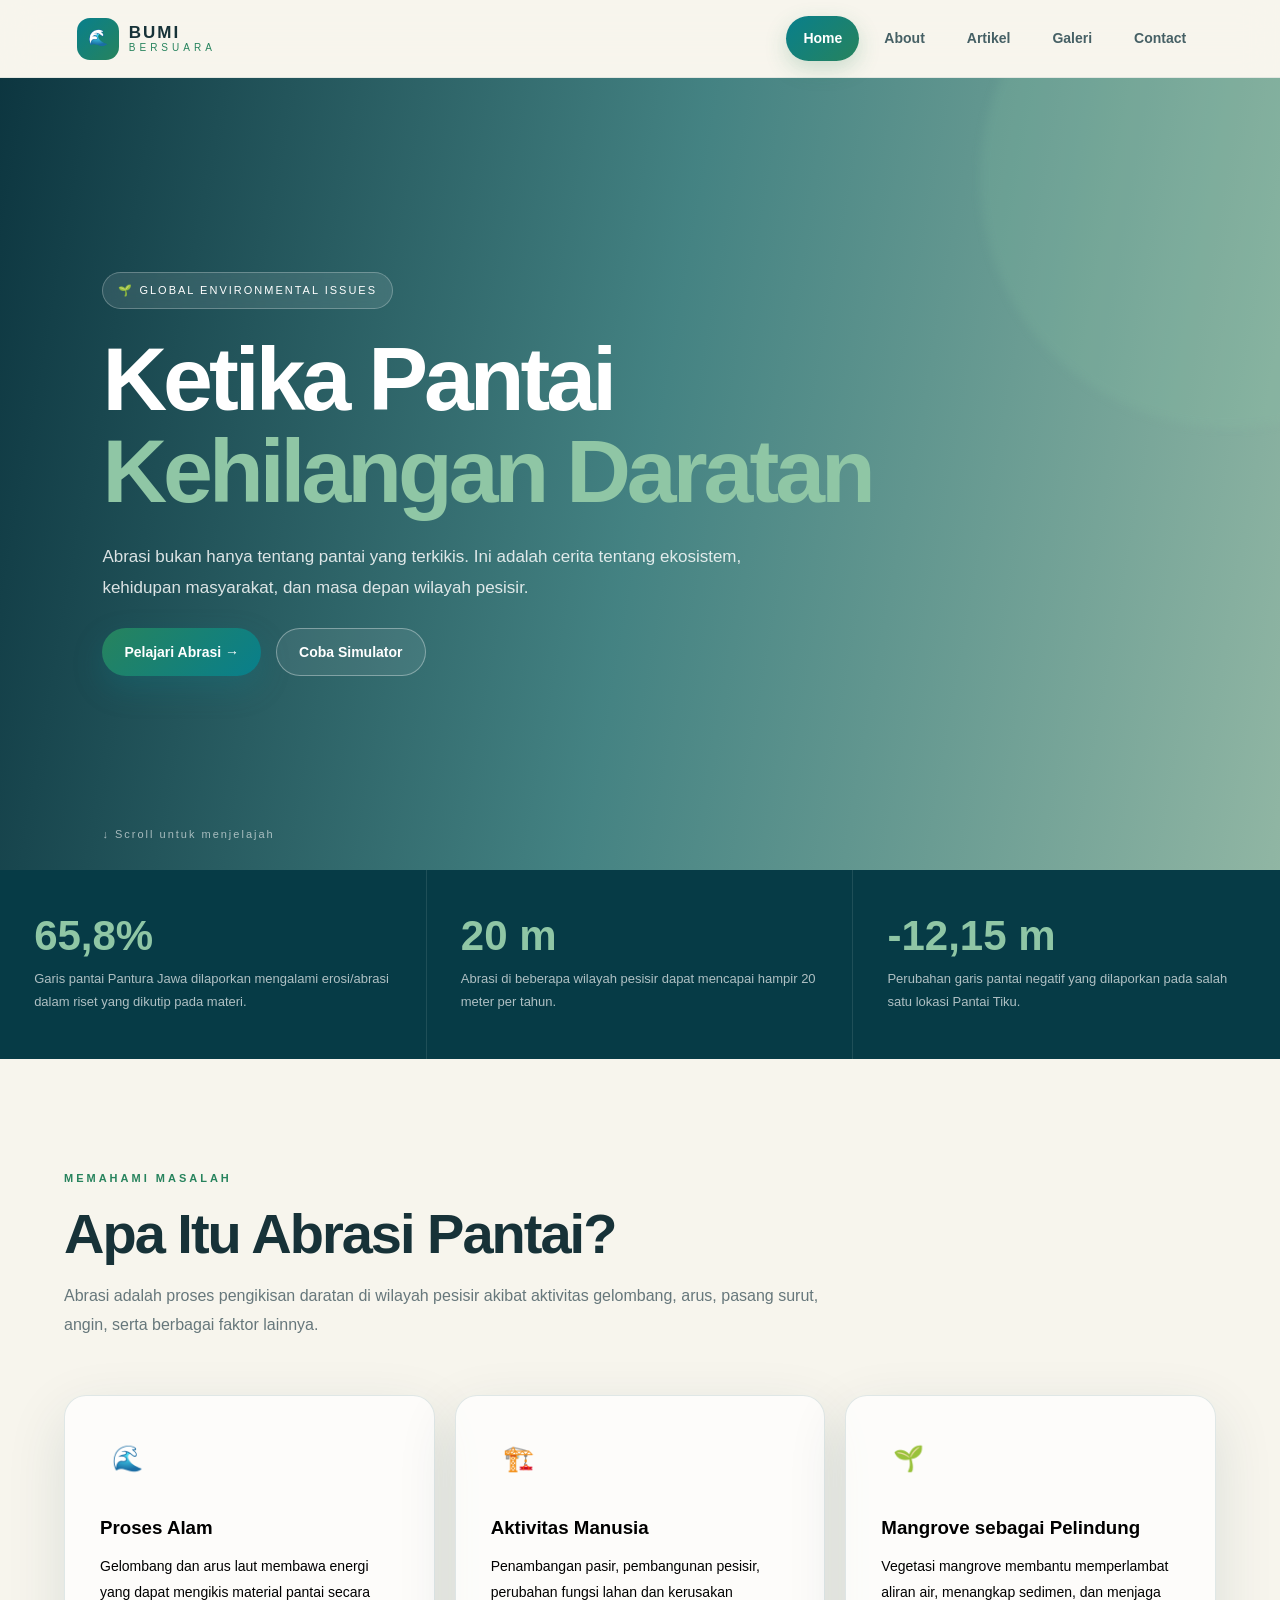
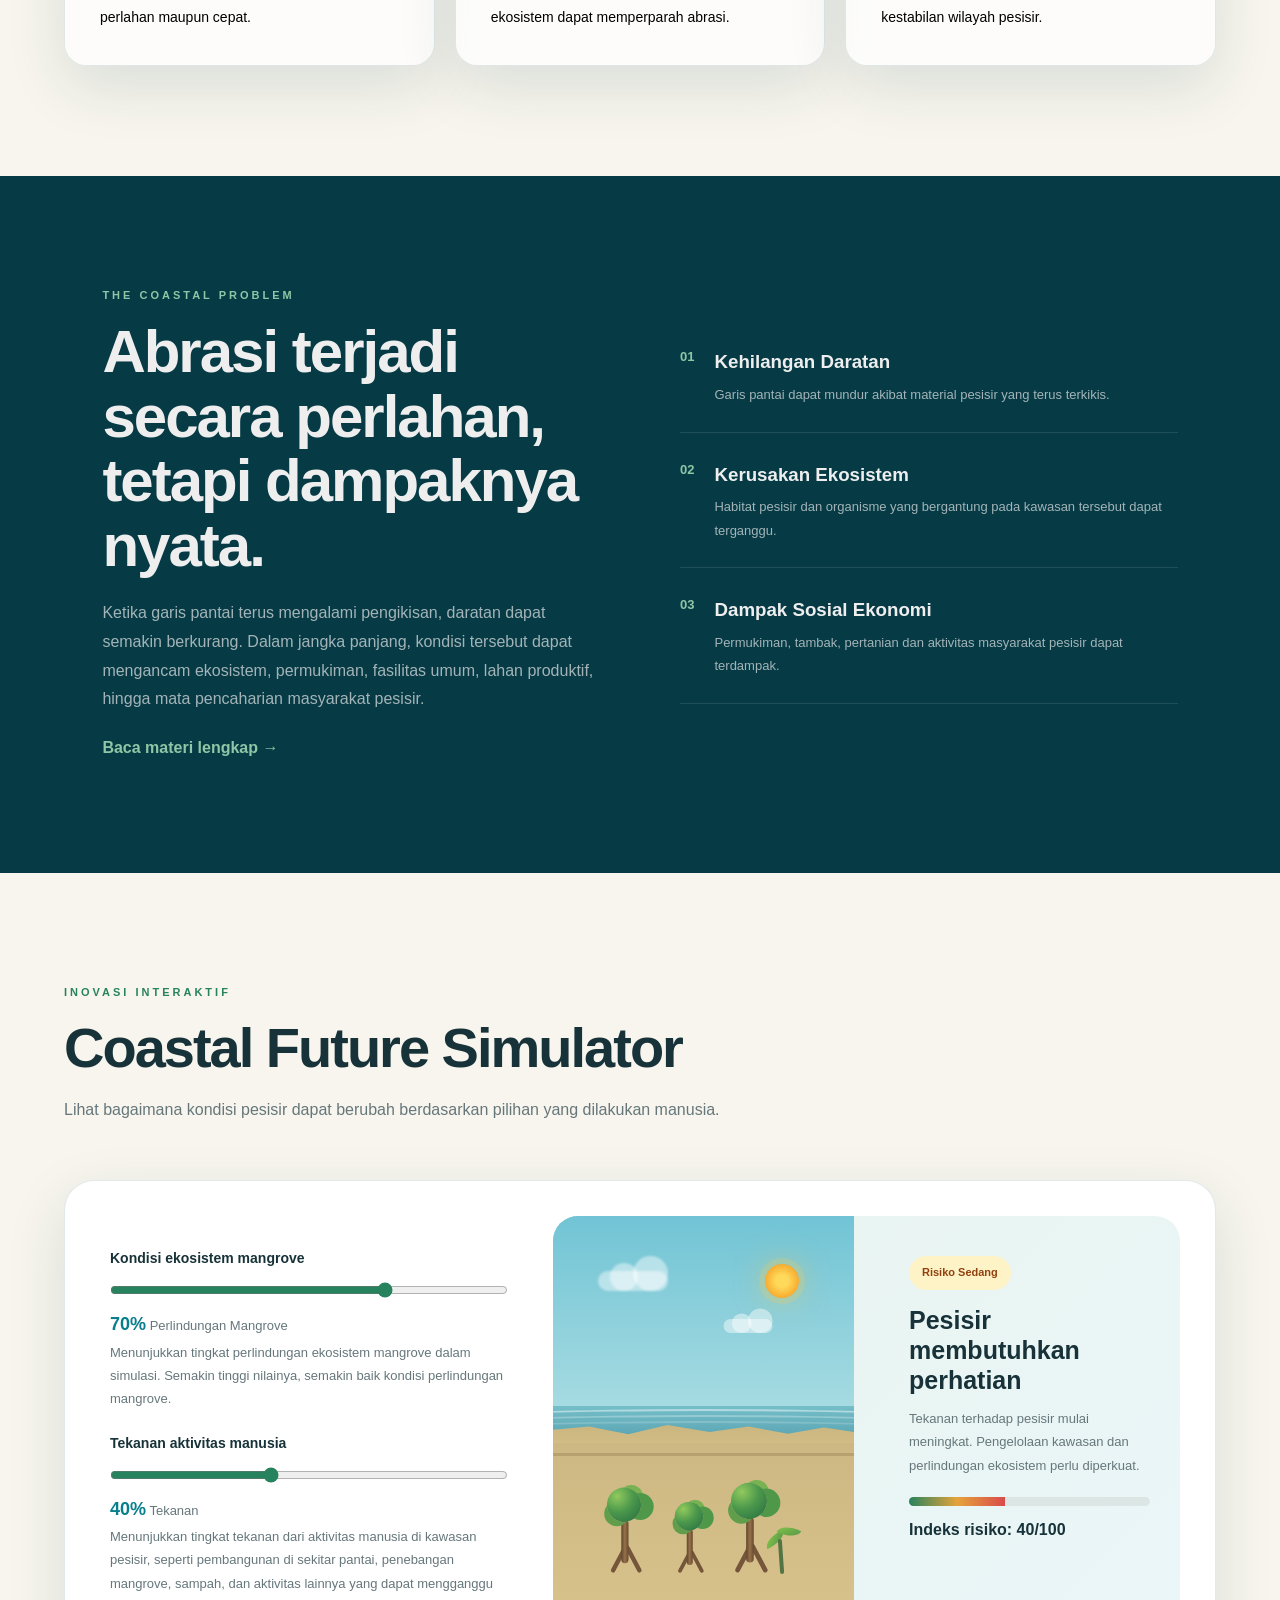
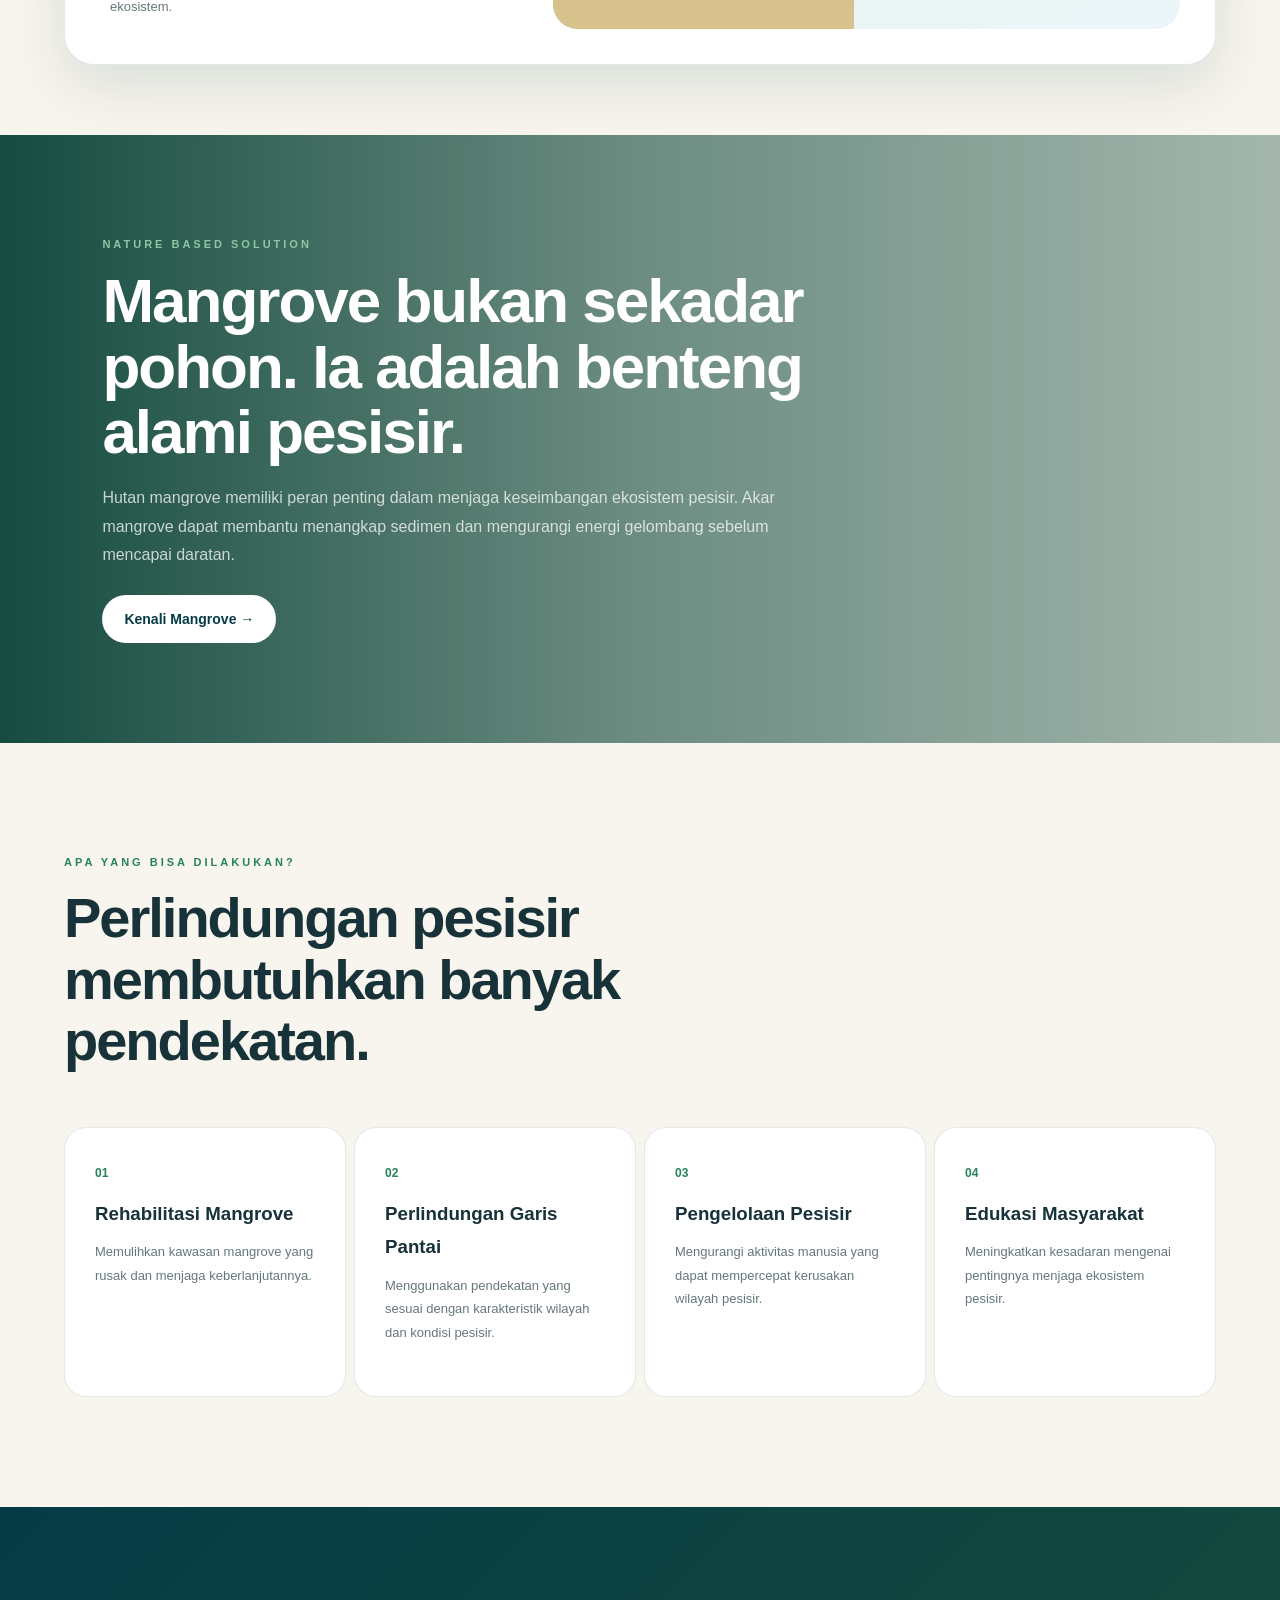
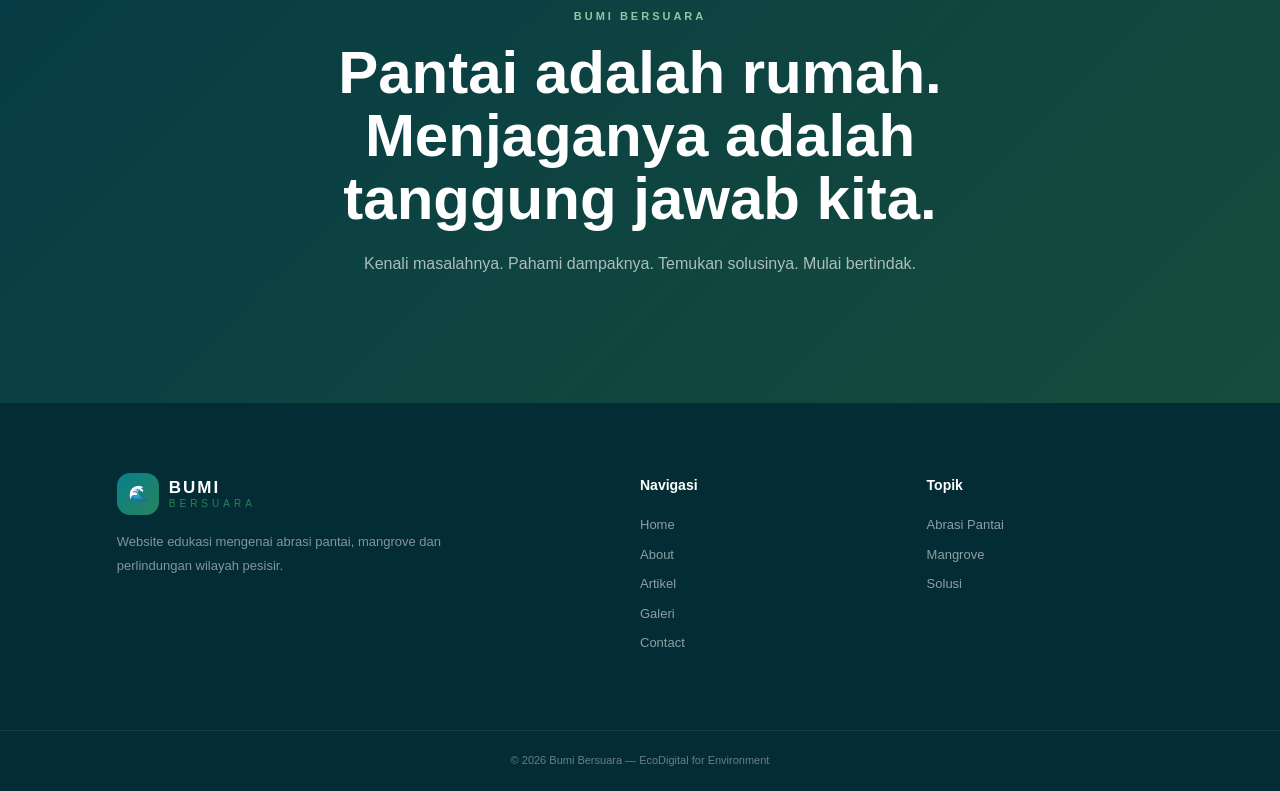
<file: index.html>
<!DOCTYPE html>
<html lang="id">
<head>
    <meta charset="UTF-8">
    <meta name="viewport" content="width=device-width, initial-scale=1.0">

    <title>Bumi Bersuara | Abrasi & Mangrove</title>

    <link rel="icon" href="images/favicon.png">
    <link rel="stylesheet" href="style.css">

    <meta name="description"
        content="Bumi Bersuara membahas abrasi pantai, mangrove, dampak lingkungan, dan solusi perlindungan pesisir.">
</head>

<body>

<!-- ================= NAVBAR ================= -->

<header class="navbar">

    <a href="index.html" class="logo">
        <span class="logo-icon">🌊</span>

        <div>
            <strong>BUMI</strong>
            <span>BERSUARA</span>
        </div>
    </a>

    <nav id="navMenu">

        <a href="index.html" class="active">Home</a>
        <a href="about.html">About</a>
        <a href="artikel.html">Artikel</a>
        <a href="galeri.html">Galeri</a>
        <a href="contact.html">Contact</a>

    </nav>

    <button class="menu-toggle" onclick="toggleMenu()">
        ☰
    </button>

</header>


<!-- ================= HERO ================= -->

<section class="hero">

    <div class="hero-overlay"></div>

    <div class="hero-content">

        <span class="badge">
            🌱 GLOBAL ENVIRONMENTAL ISSUES
        </span>

        <h1>
            Ketika Pantai
            <span>Kehilangan Daratan</span>
        </h1>

        <p>
            Abrasi bukan hanya tentang pantai yang terkikis.
            Ini adalah cerita tentang ekosistem, kehidupan masyarakat,
            dan masa depan wilayah pesisir.
        </p>

        <div class="hero-buttons">

            <a href="artikel.html" class="btn btn-primary">
                Pelajari Abrasi →
            </a>

            <a href="#simulator" class="btn btn-outline">
                Coba Simulator
            </a>

        </div>

    </div>

    <div class="scroll-down">
        ↓ Scroll untuk menjelajah
    </div>

</section>



<!-- ================= STATISTIK ================= -->

<section class="stats">

    <div class="stat-item">
        <h2>65,8%</h2>

        <p>
            Garis pantai Pantura Jawa
            dilaporkan mengalami erosi/abrasi
            dalam riset yang dikutip pada materi.
        </p>
    </div>


    <div class="stat-item">
        <h2>20 m</h2>

        <p>
            Abrasi di beberapa wilayah
            pesisir dapat mencapai hampir
            20 meter per tahun.
        </p>
    </div>


    <div class="stat-item">
        <h2>-12,15 m</h2>

        <p>
            Perubahan garis pantai negatif
            yang dilaporkan pada salah satu
            lokasi Pantai Tiku.
        </p>
    </div>

</section>



<!-- ================= INTRO ================= -->

<section class="section">

    <div class="section-heading">

        <span class="eyebrow">
            MEMAHAMI MASALAH
        </span>

        <h2>
            Apa Itu Abrasi Pantai?
        </h2>

        <p>
            Abrasi adalah proses pengikisan daratan di wilayah
            pesisir akibat aktivitas gelombang, arus, pasang surut,
            angin, serta berbagai faktor lainnya.
        </p>

    </div>


    <div class="feature-grid">

        <article class="info-card">

            <div class="card-icon">
                🌊
            </div>

            <h3>
                Proses Alam
            </h3>

            <p>
                Gelombang dan arus laut membawa energi yang dapat
                mengikis material pantai secara perlahan maupun cepat.
            </p>

        </article>


        <article class="info-card">

            <div class="card-icon">
                🏗️
            </div>

            <h3>
                Aktivitas Manusia
            </h3>

            <p>
                Penambangan pasir, pembangunan pesisir, perubahan
                fungsi lahan dan kerusakan ekosistem dapat memperparah abrasi.
            </p>

        </article>


        <article class="info-card">

            <div class="card-icon">
                🌱
            </div>

            <h3>
                Mangrove sebagai Pelindung
            </h3>

            <p>
                Vegetasi mangrove membantu memperlambat aliran air,
                menangkap sedimen, dan menjaga kestabilan wilayah pesisir.
            </p>

        </article>

    </div>

</section>



<!-- ================= ABRASI ================= -->

<section class="dark-section">

    <div class="two-column">

        <div>

            <span class="eyebrow light">
                THE COASTAL PROBLEM
            </span>

            <h2>
                Abrasi terjadi
                secara perlahan,
                tetapi dampaknya nyata.
            </h2>

            <p>
                Ketika garis pantai terus mengalami pengikisan,
                daratan dapat semakin berkurang. Dalam jangka panjang,
                kondisi tersebut dapat mengancam ekosistem,
                permukiman, fasilitas umum, lahan produktif,
                hingga mata pencaharian masyarakat pesisir.
            </p>

            <a href="artikel.html" class="text-link">
                Baca materi lengkap →
            </a>

        </div>


        <div class="impact-list">

            <div>
                <span>01</span>

                <div>
                    <h3>Kehilangan Daratan</h3>

                    <p>
                        Garis pantai dapat mundur akibat material
                        pesisir yang terus terkikis.
                    </p>
                </div>
            </div>


            <div>
                <span>02</span>

                <div>
                    <h3>Kerusakan Ekosistem</h3>

                    <p>
                        Habitat pesisir dan organisme yang bergantung
                        pada kawasan tersebut dapat terganggu.
                    </p>
                </div>
            </div>


            <div>
                <span>03</span>

                <div>
                    <h3>Dampak Sosial Ekonomi</h3>

                    <p>
                        Permukiman, tambak, pertanian dan aktivitas
                        masyarakat pesisir dapat terdampak.
                    </p>
                </div>
            </div>

        </div>

    </div>

</section>



<!-- ================= SIMULATOR ================= -->

<section class="section simulator-section" id="simulator">

    <div class="section-heading">

        <span class="eyebrow">
            INOVASI INTERAKTIF
        </span>

        <h2>
            Coastal Future Simulator
        </h2>

        <p>
            Lihat bagaimana kondisi pesisir dapat berubah berdasarkan
            pilihan yang dilakukan manusia.
        </p>

    </div>


    <div class="simulator">

        <div class="sim-controls">

            <label>
                Kondisi ekosistem mangrove
            </label>

            <input
                type="range"
                id="mangroveRange"
                min="0"
                max="100"
                value="70"
                oninput="updateSimulator()"
            >

            <div class="range-value">
                <strong id="mangroveValue">70%</strong>
                Perlindungan Mangrove<br>
                <p>
                     Menunjukkan tingkat perlindungan ekosistem mangrove dalam simulasi.
                     Semakin tinggi nilainya, semakin baik kondisi perlindungan mangrove.
                </p>
            </div>


            <label>
                Tekanan aktivitas manusia
            </label>

            <input
                type="range"
                id="activityRange"
                min="0"
                max="100"
                value="40"
                oninput="updateSimulator()"
            >

            <div class="range-value">
                <strong id="activityValue">40%</strong>
                Tekanan<br>
                <p>
                    Menunjukkan tingkat tekanan dari aktivitas manusia di kawasan pesisir,
                    seperti pembangunan di sekitar pantai, penebangan mangrove, sampah, dan
                     aktivitas lainnya yang dapat mengganggu ekosistem.
                </p>
            </div>

        </div>


        <div class="sim-result">

            <div class="coast-visual" id="coastVisual">

    <!-- Langit -->
    <div class="sky">

        <div class="sun"></div>

        <div class="cloud cloud-1"></div>
        <div class="cloud cloud-2"></div>

    </div>


    <!-- Laut -->
    <div class="real-water">

        <div class="wave wave-1"></div>
        <div class="wave wave-2"></div>
        <div class="wave wave-3"></div>

    </div>


    <!-- Garis pantai -->
    <div class="shore"></div>


    <!-- Daratan -->
    <div class="real-land">

        <div class="soil"></div>

        <!-- Pohon mangrove -->
        <div class="mangrove-tree tree-1">
            <div class="roots"></div>
            <div class="trunk"></div>
            <div class="leaves"></div>
        </div>

        <div class="mangrove-tree tree-2">
            <div class="roots"></div>
            <div class="trunk"></div>
            <div class="leaves"></div>
        </div>

        <div class="mangrove-tree tree-3">
            <div class="roots"></div>
            <div class="trunk"></div>
            <div class="leaves"></div>
        </div>



        <!-- Bibit mangrove -->
        <div class="seedling">
            <div class="seed-leaves"></div>
            <div class="seed-stem"></div>
        </div>

    </div>

</div>


            <div class="result-text">

                <span id="riskBadge" class="risk medium">
                    Risiko Sedang
                </span>

                <h3 id="riskTitle">
                    Pesisir membutuhkan perhatian
                </h3>

                <p id="riskDescription">
                    Pertahankan ekosistem mangrove dan kurangi
                    tekanan terhadap kawasan pesisir.
                </p>

                <div class="risk-meter">

                    <div id="riskBar"></div>

                </div>

                <strong>
                    Indeks risiko:
                    <span id="riskScore">40</span>/100
                </strong>

            </div>

        </div>

    </div>

</section>



<!-- ================= MANGROVE ================= -->

<section class="mangrove-section">

    <div class="mangrove-content">

        <span class="eyebrow light">
            NATURE BASED SOLUTION
        </span>

        <h2>
            Mangrove bukan sekadar pohon.
            Ia adalah benteng alami pesisir.
        </h2>

        <p>
            Hutan mangrove memiliki peran penting dalam menjaga
            keseimbangan ekosistem pesisir. Akar mangrove dapat
            membantu menangkap sedimen dan mengurangi energi
            gelombang sebelum mencapai daratan.
        </p>

        <a href="artikel.html#mangrove" class="btn btn-light">
            Kenali Mangrove →
        </a>

    </div>

</section>



<!-- ================= SOLUSI ================= -->

<section class="section">

    <div class="section-heading">

        <span class="eyebrow">
            APA YANG BISA DILAKUKAN?
        </span>

        <h2>
            Perlindungan pesisir membutuhkan banyak pendekatan.
        </h2>

    </div>


    <div class="solution-grid">

        <div class="solution-card">

            <span>01</span>

            <h3>
                Rehabilitasi Mangrove
            </h3>

            <p>
                Memulihkan kawasan mangrove yang rusak
                dan menjaga keberlanjutannya.
            </p>

        </div>


        <div class="solution-card">

            <span>02</span>

            <h3>
                Perlindungan Garis Pantai
            </h3>

            <p>
                Menggunakan pendekatan yang sesuai dengan
                karakteristik wilayah dan kondisi pesisir.
            </p>

        </div>


        <div class="solution-card">

            <span>03</span>

            <h3>
                Pengelolaan Pesisir
            </h3>

            <p>
                Mengurangi aktivitas manusia yang dapat
                mempercepat kerusakan wilayah pesisir.
            </p>

        </div>


        <div class="solution-card">

            <span>04</span>

            <h3>
                Edukasi Masyarakat
            </h3>

            <p>
                Meningkatkan kesadaran mengenai pentingnya
                menjaga ekosistem pesisir.
            </p>

        </div>

    </div>

</section>







<!-- ================= CTA ================= -->

<section class="cta">

    <div>

        <span class="eyebrow light">
            BUMI BERSUARA
        </span>

        <h2>
            Pantai adalah rumah.
            Menjaganya adalah tanggung jawab kita.
        </h2>

        <p>
            Kenali masalahnya. Pahami dampaknya.
            Temukan solusinya. Mulai bertindak.
        </p>

       
    </div>

</section>



<!-- ================= FOOTER ================= -->

<footer>

    <div class="footer-grid">

        <div>

            <a href="index.html" class="logo footer-logo">

                <span class="logo-icon">
                    🌊
                </span>

                <div>
                    <strong>BUMI</strong>
                    <span>BERSUARA</span>
                </div>

            </a>

            <p>
                Website edukasi mengenai abrasi pantai,
                mangrove dan perlindungan wilayah pesisir.
            </p>

        </div>


        <div>

            <h3>Navigasi</h3>

            <a href="index.html">Home</a>
            <a href="about.html">About</a>
            <a href="artikel.html">Artikel</a>
            <a href="galeri.html">Galeri</a>
            <a href="contact.html">Contact</a>

        </div>


        <div>

            <h3>Topik</h3>

            <a href="artikel.html#abrasi">
                Abrasi Pantai
            </a>

            <a href="artikel.html#mangrove">
                Mangrove
            </a>

            <a href="artikel.html#solusi">
                Solusi
            </a>

        </div>

    </div>


    <div class="copyright">

        © 2026 Bumi Bersuara —
        EcoDigital for Environment

    </div>

</footer>


<script src="script.js"></script>

</body>
</html>
</file>
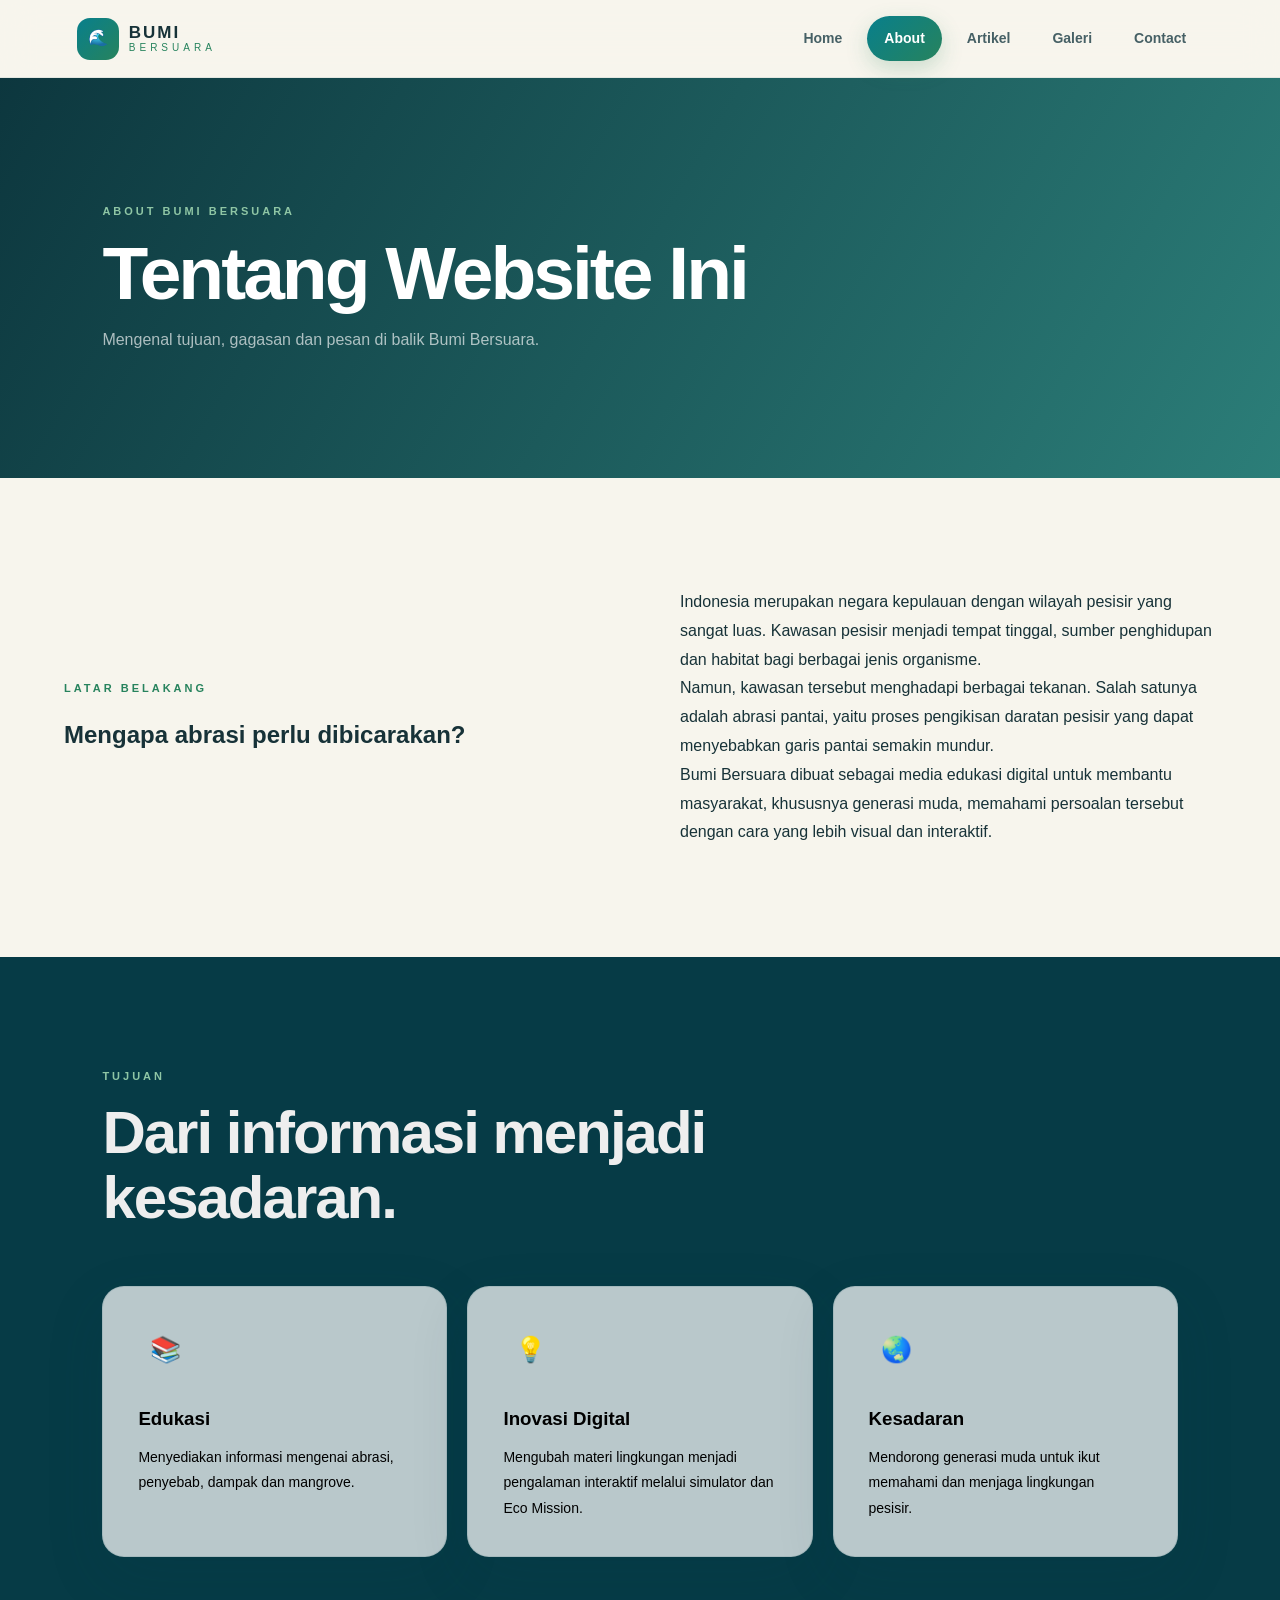
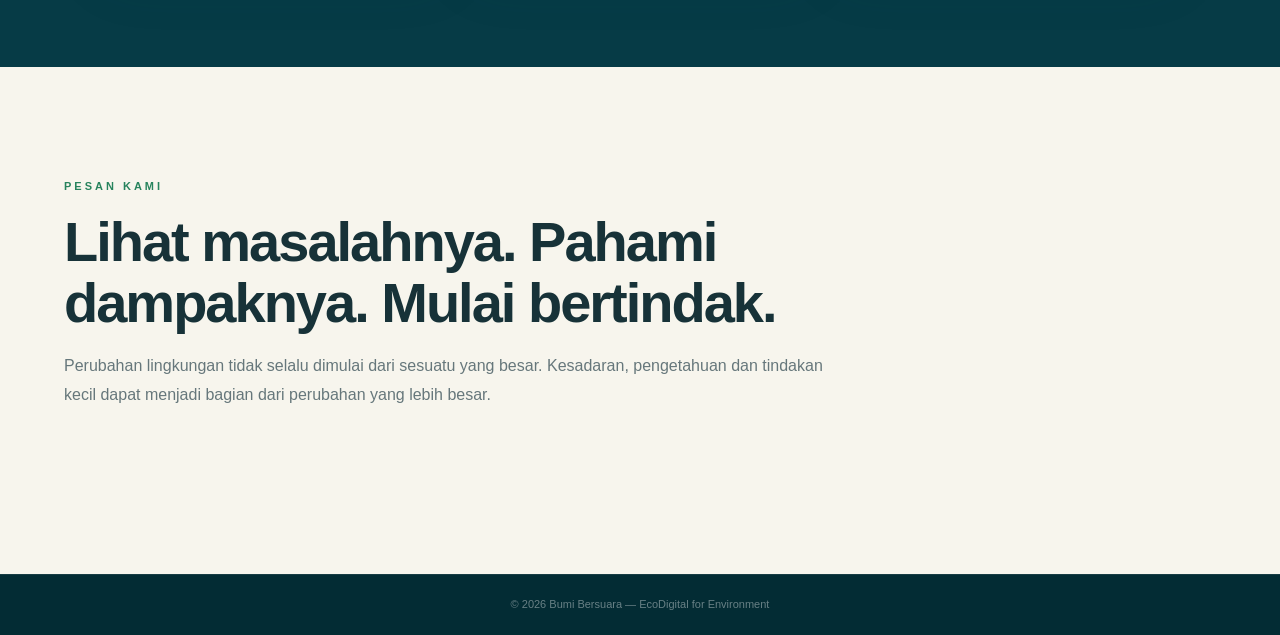
<file: about.html>
<!DOCTYPE html>
<html lang="id">

<head>

    <meta charset="UTF-8">
    <meta name="viewport" content="width=device-width, initial-scale=1.0">

    <title>About | Bumi Bersuara</title>

    <link rel="icon" href="images/favicon.png">
    <link rel="stylesheet" href="style.css">

</head>

<body>


<header class="navbar">

    <a href="index.html" class="logo">

        <span class="logo-icon">
            🌊
        </span>

        <div>
            <strong>BUMI</strong>
            <span>BERSUARA</span>
        </div>

    </a>


    <nav id="navMenu">

        <a href="index.html">Home</a>
        <a href="about.html" class="active">About</a>
        <a href="artikel.html">Artikel</a>
        <a href="galeri.html">Galeri</a>
        <a href="contact.html">Contact</a>

    </nav>


    <button class="menu-toggle" onclick="toggleMenu()">
        ☰
    </button>

</header>



<section class="page-hero">

    <div>

        <span class="eyebrow light">
            ABOUT BUMI BERSUARA
        </span>

        <h1>
            Tentang Website Ini
        </h1>

        <p>
            Mengenal tujuan, gagasan dan pesan di balik
            Bumi Bersuara.
        </p>

    </div>

</section>



<section class="section">

    <div class="two-column about-column">

        <div>

            <span class="eyebrow">
                LATAR BELAKANG
            </span>

            <h2>
                Mengapa abrasi perlu dibicarakan?
            </h2>

        </div>


        <div>

            <p>
                Indonesia merupakan negara kepulauan dengan wilayah
                pesisir yang sangat luas. Kawasan pesisir menjadi tempat
                tinggal, sumber penghidupan dan habitat bagi berbagai
                jenis organisme.
            </p>

            <p>
                Namun, kawasan tersebut menghadapi berbagai tekanan.
                Salah satunya adalah abrasi pantai, yaitu proses
                pengikisan daratan pesisir yang dapat menyebabkan
                garis pantai semakin mundur.
            </p>

            <p>
                Bumi Bersuara dibuat sebagai media edukasi digital
                untuk membantu masyarakat, khususnya generasi muda,
                memahami persoalan tersebut dengan cara yang lebih
                visual dan interaktif.
            </p>

        </div>

    </div>

</section>



<section class="dark-section">

    <div class="section-heading left">

        <span class="eyebrow light">
            TUJUAN
        </span>

        <h2>
            Dari informasi menjadi kesadaran.
        </h2>

    </div>


    <div class="feature-grid">

        <article class="info-card dark-card">

            <div class="card-icon">
                📚
            </div>

            <h3>
                Edukasi
            </h3>

            <p style="color:black;">
                Menyediakan informasi mengenai abrasi,
                penyebab, dampak dan mangrove.
            </p>

        </article>


        <article class="info-card dark-card">

            <div class="card-icon">
                💡
            </div>

            <h3>
                Inovasi Digital
            </h3>

            <p style="color: black;">
                Mengubah materi lingkungan menjadi pengalaman
                interaktif melalui simulator dan Eco Mission.
            </p>

        </article>


        <article class="info-card dark-card">

            <div class="card-icon">
                🌏
            </div>

            <h3>
                Kesadaran
            </h3>

            <p style="color: black;">
                Mendorong generasi muda untuk ikut memahami
                dan menjaga lingkungan pesisir.
            </p>

        </article>

    </div>

</section>



<section class="section">

    <div class="section-heading">

        <span class="eyebrow">
            PESAN KAMI
        </span>

        <h2>
            Lihat masalahnya.
            Pahami dampaknya.
            Mulai bertindak.
        </h2>

        <p>
            Perubahan lingkungan tidak selalu dimulai dari sesuatu
            yang besar. Kesadaran, pengetahuan dan tindakan kecil
            dapat menjadi bagian dari perubahan yang lebih besar.
        </p>

    </div>

</section>



<footer>

    <div class="copyright">
        © 2026 Bumi Bersuara — EcoDigital for Environment
    </div>

</footer>


<script src="script.js"></script>

</body>
</html>
</file>
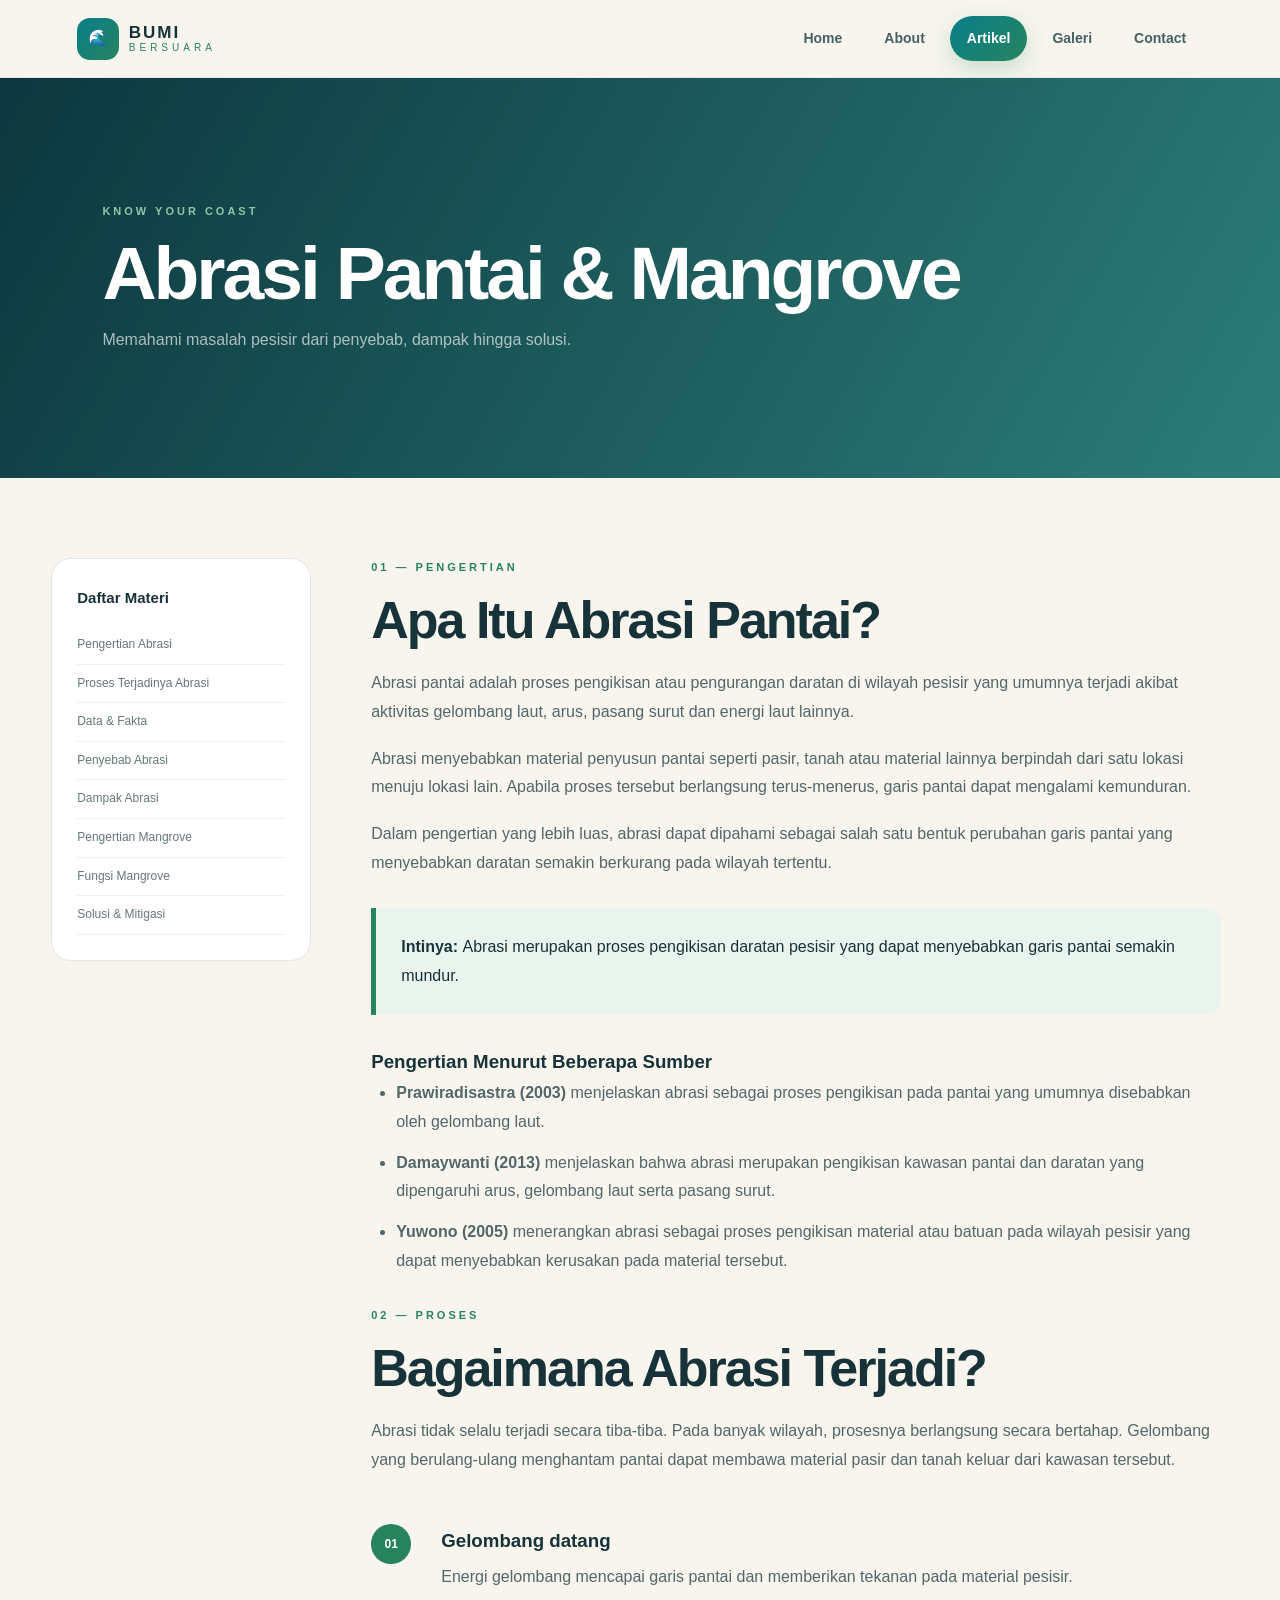
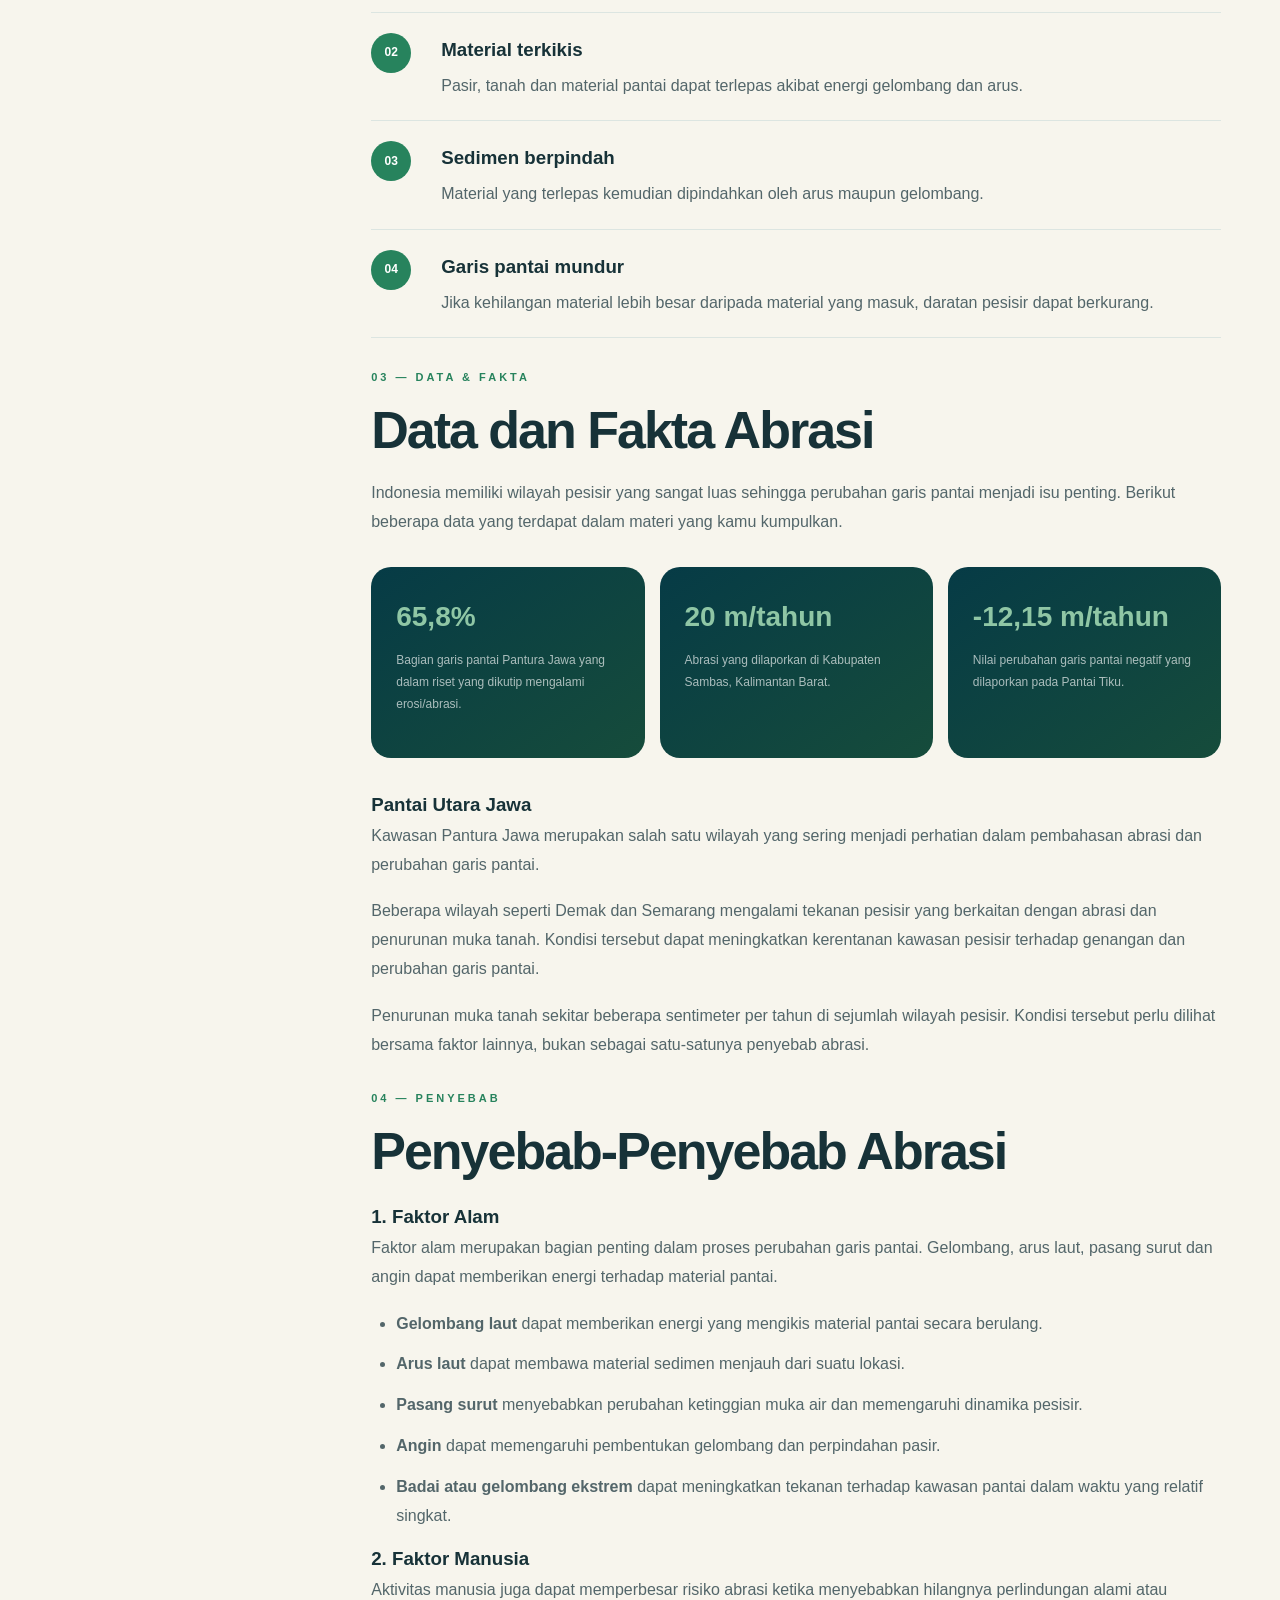
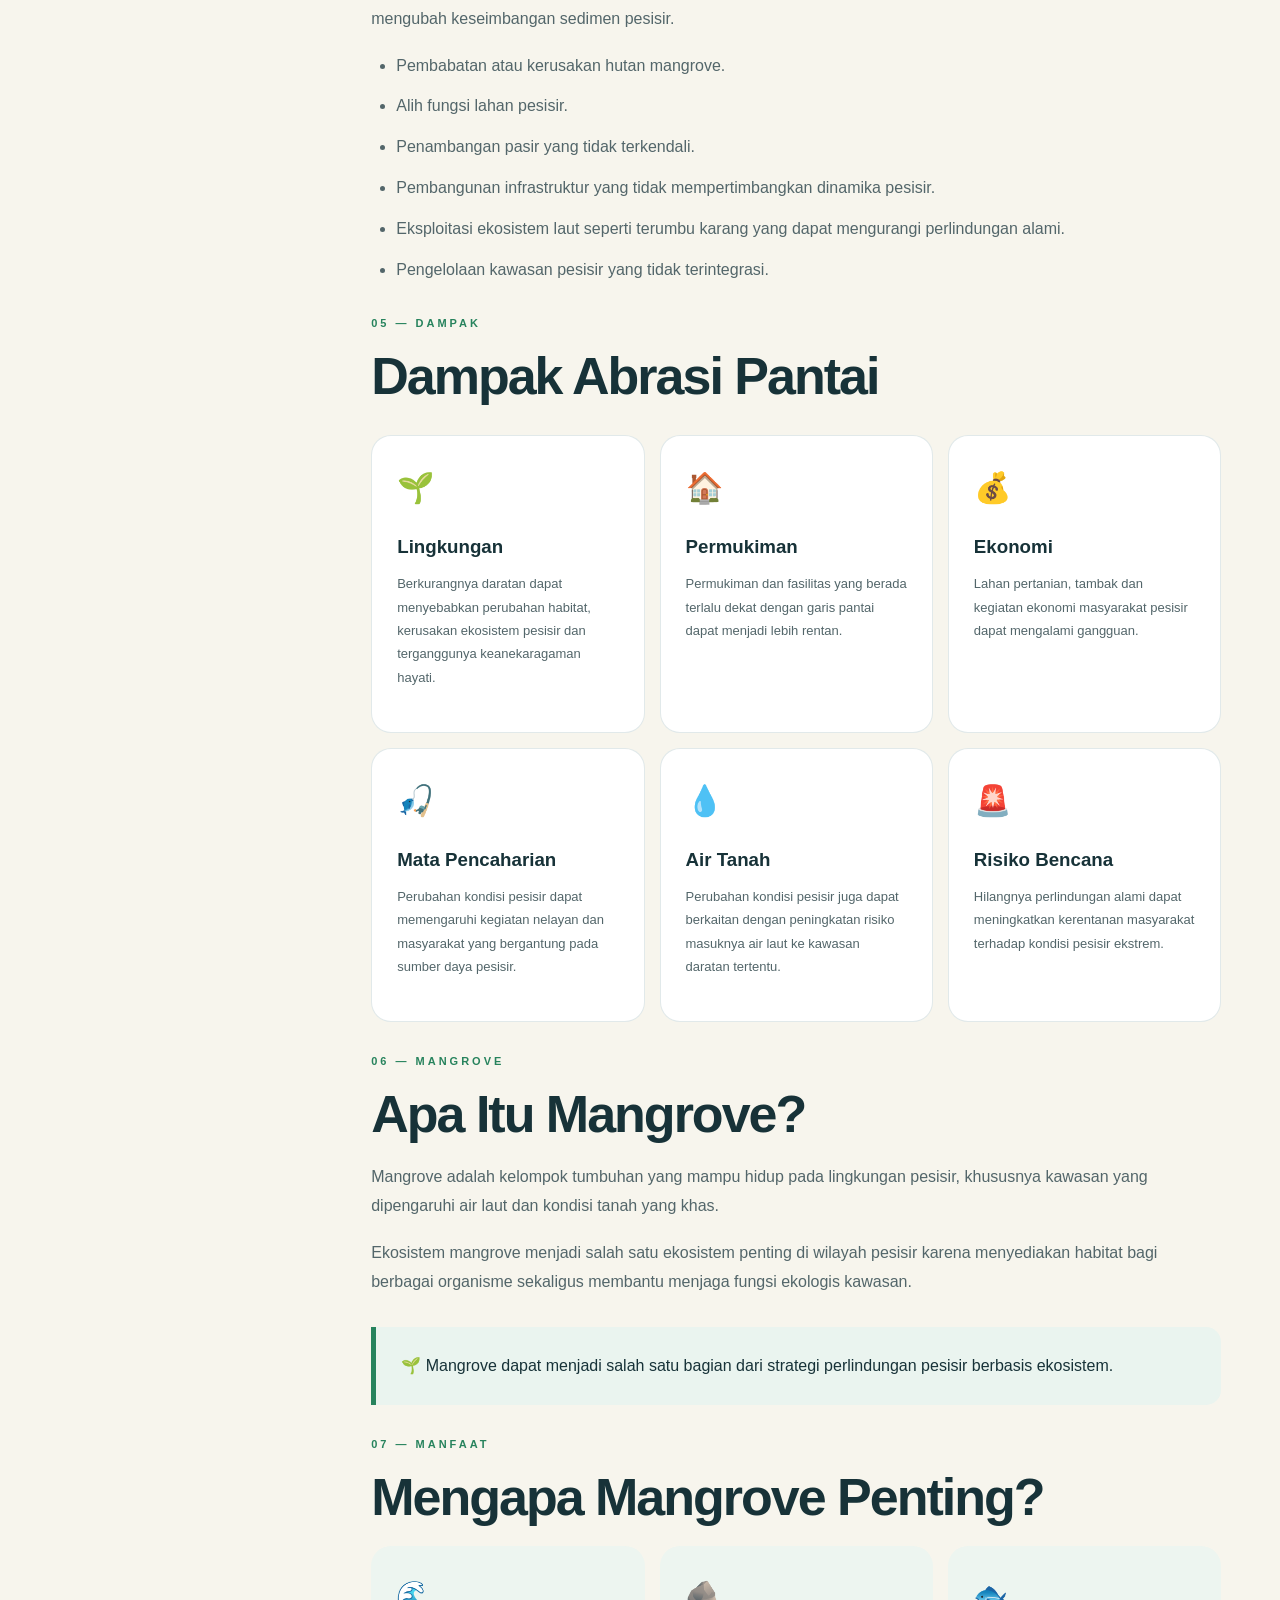
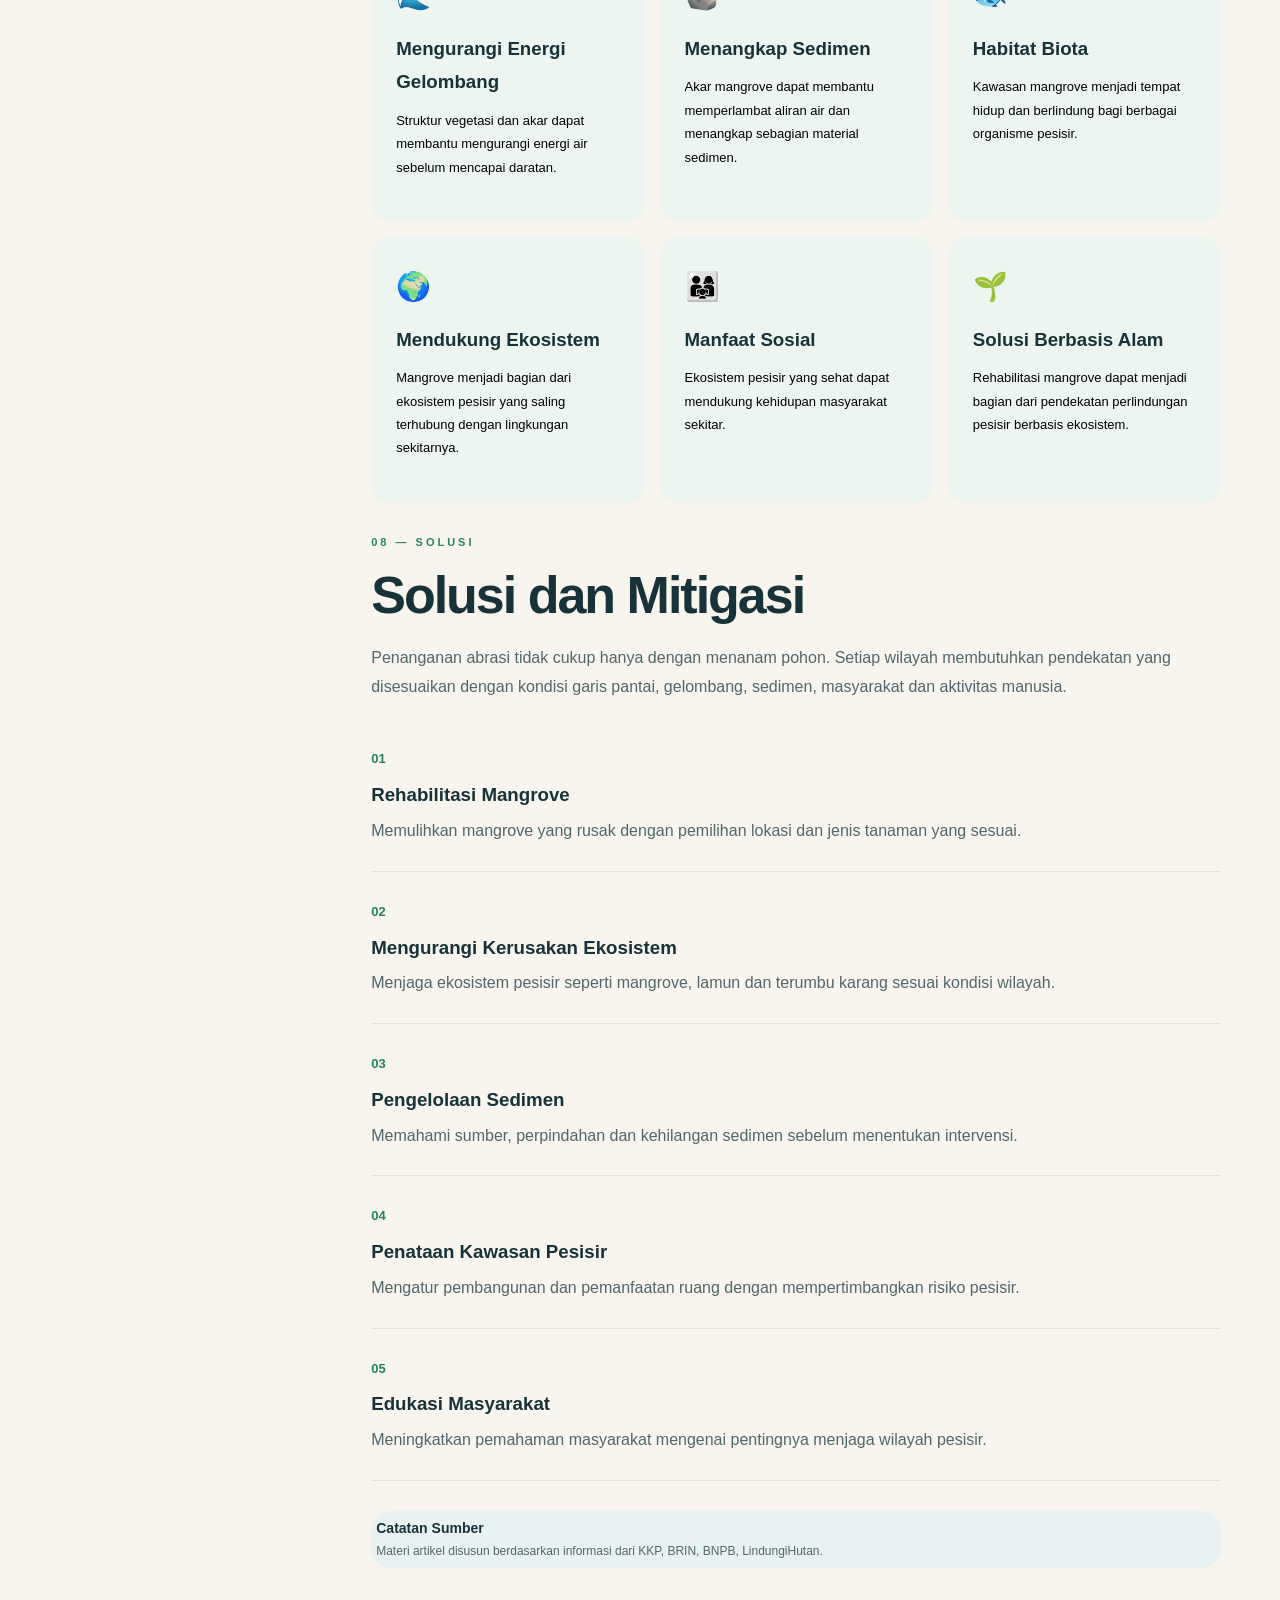
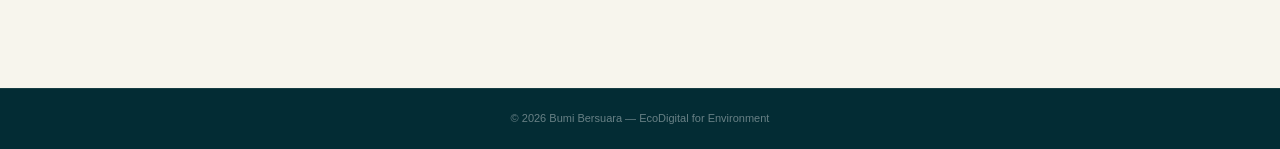
<file: artikel.html>
<!DOCTYPE html>
<html lang="id">

<head>

    <meta charset="UTF-8">
    <meta name="viewport" content="width=device-width, initial-scale=1.0">

    <title>Artikel | Abrasi Pantai & Mangrove</title>

    <link rel="icon" href="images/favicon.png">
    <link rel="stylesheet" href="style.css">

</head>

<body>


<header class="navbar">

    <a href="index.html" class="logo">

        <span class="logo-icon">
            🌊
        </span>

        <div>
            <strong>BUMI</strong>
            <span>BERSUARA</span>
        </div>

    </a>


    <nav id="navMenu">

        <a href="index.html">Home</a>
        <a href="about.html">About</a>
        <a href="artikel.html" class="active">Artikel</a>
        <a href="galeri.html">Galeri</a>
        <a href="contact.html">Contact</a>

    </nav>


    <button class="menu-toggle" onclick="toggleMenu()">
        ☰
    </button>

</header>



<section class="page-hero">

    <div>

        <span class="eyebrow light">
            KNOW YOUR COAST
        </span>

        <h1>
            Abrasi Pantai & Mangrove
        </h1>

        <p>
            Memahami masalah pesisir dari penyebab,
            dampak hingga solusi.
        </p>

    </div>

</section>



<main class="article-layout">


<!-- SIDEBAR -->

<aside class="article-sidebar">

    <div class="toc">

        <h3>
            Daftar Materi
        </h3>

        <a href="#abrasi">
            Pengertian Abrasi
        </a>

        <a href="#proses">
            Proses Terjadinya Abrasi
        </a>

        <a href="#data">
            Data & Fakta
        </a>

        <a href="#penyebab">
            Penyebab Abrasi
        </a>

        <a href="#dampak">
            Dampak Abrasi
        </a>

        <a href="#mangrove">
            Pengertian Mangrove
        </a>

        <a href="#fungsi">
            Fungsi Mangrove
        </a>

        <a href="#solusi">
            Solusi & Mitigasi
        </a>

    </div>

</aside>



<!-- ARTICLE -->

<article class="article-content">


<section id="abrasi">

    <span class="eyebrow">
        01 — PENGERTIAN
    </span>

    <h2>
        Apa Itu Abrasi Pantai?
    </h2>


    <p>
        Abrasi pantai adalah proses pengikisan atau pengurangan
        daratan di wilayah pesisir yang umumnya terjadi akibat
        aktivitas gelombang laut, arus, pasang surut dan energi
        laut lainnya.
    </p>


    <p>
        Abrasi menyebabkan material penyusun pantai seperti pasir,
        tanah atau material lainnya berpindah dari satu lokasi
        menuju lokasi lain. Apabila proses tersebut berlangsung
        terus-menerus, garis pantai dapat mengalami kemunduran.
    </p>


    <p>
        Dalam pengertian yang lebih luas, abrasi dapat dipahami
        sebagai salah satu bentuk perubahan garis pantai yang
        menyebabkan daratan semakin berkurang pada wilayah tertentu.
    </p>


    <div class="quote-box">

        <strong>
            Intinya:
        </strong>

        Abrasi merupakan proses pengikisan daratan pesisir
        yang dapat menyebabkan garis pantai semakin mundur.

    </div>


    <h3>
        Pengertian Menurut Beberapa Sumber
    </h3>


    <ul class="article-list">

        <li>
            <strong>Prawiradisastra (2003)</strong>
            menjelaskan abrasi sebagai proses pengikisan
            pada pantai yang umumnya disebabkan oleh gelombang laut.
        </li>

        <li>
            <strong>Damaywanti (2013)</strong> menjelaskan bahwa
            abrasi merupakan pengikisan kawasan pantai dan daratan
            yang dipengaruhi arus, gelombang laut serta pasang surut.
        </li>

        <li>
            <strong>Yuwono (2005)</strong> menerangkan abrasi sebagai
            proses pengikisan material atau batuan pada wilayah
            pesisir yang dapat menyebabkan kerusakan pada material
            tersebut.
        </li>

    </ul>

</section>



<section id="proses">

    <span class="eyebrow">
        02 — PROSES
    </span>

    <h2>
        Bagaimana Abrasi Terjadi?
    </h2>


    <p>
        Abrasi tidak selalu terjadi secara tiba-tiba. Pada banyak
        wilayah, prosesnya berlangsung secara bertahap. Gelombang
        yang berulang-ulang menghantam pantai dapat membawa material
        pasir dan tanah keluar dari kawasan tersebut.
    </p>


    <div class="process">

        <div class="process-item">

            <span>01</span>

            <div>

                <h3>
                    Gelombang datang
                </h3>

                <p>
                    Energi gelombang mencapai garis pantai
                    dan memberikan tekanan pada material pesisir.
                </p>

            </div>

        </div>


        <div class="process-item">

            <span>02</span>

            <div>

                <h3>
                    Material terkikis
                </h3>

                <p>
                    Pasir, tanah dan material pantai dapat
                    terlepas akibat energi gelombang dan arus.
                </p>

            </div>

        </div>


        <div class="process-item">

            <span>03</span>

            <div>

                <h3>
                    Sedimen berpindah
                </h3>

                <p>
                    Material yang terlepas kemudian dipindahkan
                    oleh arus maupun gelombang.
                </p>

            </div>

        </div>


        <div class="process-item">

            <span>04</span>

            <div>

                <h3>
                    Garis pantai mundur
                </h3>

                <p>
                    Jika kehilangan material lebih besar daripada
                    material yang masuk, daratan pesisir dapat berkurang.
                </p>

            </div>

        </div>

    </div>

</section>



<section id="data">

    <span class="eyebrow">
        03 — DATA & FAKTA
    </span>

    <h2>
        Data dan Fakta Abrasi
    </h2>


    <p>
        Indonesia memiliki wilayah pesisir yang sangat luas sehingga
        perubahan garis pantai menjadi isu penting. Berikut beberapa
        data yang terdapat dalam materi yang kamu kumpulkan.
    </p>


    <div class="data-grid">

        <div class="data-card">

            <strong>
                65,8%
            </strong>

            <p>
                Bagian garis pantai Pantura Jawa yang dalam
                riset yang dikutip mengalami erosi/abrasi.
            </p>

        </div>


        <div class="data-card">

            <strong>
                20 m/tahun
            </strong>

            <p>
                Abrasi yang dilaporkan di Kabupaten Sambas,
                Kalimantan Barat.
            </p>

        </div>


        <div class="data-card">

            <strong>
                -12,15 m/tahun
            </strong>

            <p>
                Nilai perubahan garis pantai negatif yang
                dilaporkan pada Pantai Tiku.
            </p>

        </div>

    </div>



    <h3>
        Pantai Utara Jawa
    </h3>


    <p>
        Kawasan Pantura Jawa merupakan salah satu wilayah yang
        sering menjadi perhatian dalam pembahasan abrasi dan
        perubahan garis pantai.
    </p>


    <p>
        Beberapa wilayah seperti Demak dan Semarang mengalami
        tekanan pesisir yang berkaitan dengan abrasi dan penurunan
        muka tanah. Kondisi tersebut dapat meningkatkan kerentanan
        kawasan pesisir terhadap genangan dan perubahan garis pantai.
    </p>


    <p>
        Penurunan muka tanah sekitar beberapa sentimeter per tahun di sejumlah
        wilayah pesisir. Kondisi tersebut perlu dilihat bersama
        faktor lainnya, bukan sebagai satu-satunya penyebab abrasi.
    </p>

</section>



<section id="penyebab">

    <span class="eyebrow">
        04 — PENYEBAB
    </span>

    <h2>
        Penyebab-Penyebab Abrasi
    </h2>


    <h3>
        1. Faktor Alam
    </h3>


    <p>
        Faktor alam merupakan bagian penting dalam proses perubahan
        garis pantai. Gelombang, arus laut, pasang surut dan angin
        dapat memberikan energi terhadap material pantai.
    </p>


    <ul class="article-list">

        <li>
            <strong>Gelombang laut</strong> dapat memberikan energi
            yang mengikis material pantai secara berulang.
        </li>

        <li>
            <strong>Arus laut</strong> dapat membawa material sedimen
            menjauh dari suatu lokasi.
        </li>

        <li>
            <strong>Pasang surut</strong> menyebabkan perubahan
            ketinggian muka air dan memengaruhi dinamika pesisir.
        </li>

        <li>
            <strong>Angin</strong> dapat memengaruhi pembentukan
            gelombang dan perpindahan pasir.
        </li>

        <li>
            <strong>Badai atau gelombang ekstrem</strong> dapat
            meningkatkan tekanan terhadap kawasan pantai dalam
            waktu yang relatif singkat.
        </li>

    </ul>



    <h3>
        2. Faktor Manusia
    </h3>


    <p>
        Aktivitas manusia juga dapat memperbesar risiko abrasi
        ketika menyebabkan hilangnya perlindungan alami atau
        mengubah keseimbangan sedimen pesisir.
    </p>


    <ul class="article-list">

        <li>
            Pembabatan atau kerusakan hutan mangrove.
        </li>

        <li>
            Alih fungsi lahan pesisir.
        </li>

        <li>
            Penambangan pasir yang tidak terkendali.
        </li>

        <li>
            Pembangunan infrastruktur yang tidak mempertimbangkan
            dinamika pesisir.
        </li>

        <li>
            Eksploitasi ekosistem laut seperti terumbu karang
            yang dapat mengurangi perlindungan alami.
        </li>

        <li>
            Pengelolaan kawasan pesisir yang tidak terintegrasi.
        </li>

    </ul>

</section>



<section id="dampak">

    <span class="eyebrow">
        05 — DAMPAK
    </span>

    <h2>
        Dampak Abrasi Pantai
    </h2>


    <div class="impact-grid">

        <div>

            <span>
                🌱
            </span>

            <h3>
                Lingkungan
            </h3>

            <p>
                Berkurangnya daratan dapat menyebabkan perubahan
                habitat, kerusakan ekosistem pesisir dan terganggunya
                keanekaragaman hayati.
            </p>

        </div>


        <div>

            <span>
                🏠
            </span>

            <h3>
                Permukiman
            </h3>

            <p>
                Permukiman dan fasilitas yang berada terlalu dekat
                dengan garis pantai dapat menjadi lebih rentan.
            </p>

        </div>


        <div>

            <span>
                💰
            </span>

            <h3>
                Ekonomi
            </h3>

            <p>
                Lahan pertanian, tambak dan kegiatan ekonomi
                masyarakat pesisir dapat mengalami gangguan.
            </p>

        </div>


        <div>

            <span>
                🎣
            </span>

            <h3>
                Mata Pencaharian
            </h3>

            <p>
                Perubahan kondisi pesisir dapat memengaruhi
                kegiatan nelayan dan masyarakat yang bergantung
                pada sumber daya pesisir.
            </p>

        </div>


        <div>

            <span>
                💧
            </span>

            <h3>
                Air Tanah
            </h3>

            <p>
                Perubahan kondisi pesisir juga dapat berkaitan
                dengan peningkatan risiko masuknya air laut ke
                kawasan daratan tertentu.
            </p>

        </div>


        <div>

            <span>
                🚨
            </span>

            <h3>
                Risiko Bencana
            </h3>

            <p>
                Hilangnya perlindungan alami dapat meningkatkan
                kerentanan masyarakat terhadap kondisi pesisir ekstrem.
            </p>

        </div>

    </div>

</section>



<section id="mangrove">

    <span class="eyebrow">
        06 — MANGROVE
    </span>

    <h2>
        Apa Itu Mangrove?
    </h2>


    <p>
        Mangrove adalah kelompok tumbuhan yang mampu hidup pada
        lingkungan pesisir, khususnya kawasan yang dipengaruhi
        air laut dan kondisi tanah yang khas.
    </p>


    <p>
        Ekosistem mangrove menjadi salah satu ekosistem penting
        di wilayah pesisir karena menyediakan habitat bagi berbagai
        organisme sekaligus membantu menjaga fungsi ekologis kawasan.
    </p>


    <div class="quote-box">

        🌱

        Mangrove dapat menjadi salah satu bagian dari
        strategi perlindungan pesisir berbasis ekosistem.

    </div>

</section>



<section id="fungsi">

    <span class="eyebrow">
        07 — MANFAAT
    </span>

    <h2>
        Mengapa Mangrove Penting?
    </h2>


    <div class="benefit-grid">

        <div class="benefit">

            <span>
                🌊
            </span>

            <h3>
                Mengurangi Energi Gelombang
            </h3>

            <p>
                Struktur vegetasi dan akar dapat membantu
                mengurangi energi air sebelum mencapai daratan.
            </p>

        </div>


        <div class="benefit">

            <span>
                🪨
            </span>

            <h3>
                Menangkap Sedimen
            </h3>

            <p>
                Akar mangrove dapat membantu memperlambat aliran
                air dan menangkap sebagian material sedimen.
            </p>

        </div>


        <div class="benefit">

            <span>
                🐟
            </span>

            <h3>
                Habitat Biota
            </h3>

            <p>
                Kawasan mangrove menjadi tempat hidup dan berlindung
                bagi berbagai organisme pesisir.
            </p>

        </div>


        <div class="benefit">

            <span>
                🌍
            </span>

            <h3>
                Mendukung Ekosistem
            </h3>

            <p>
                Mangrove menjadi bagian dari ekosistem pesisir
                yang saling terhubung dengan lingkungan sekitarnya.
            </p>

        </div>


        <div class="benefit">

            <span>
                👨‍👩‍👧
            </span>

            <h3>
                Manfaat Sosial
            </h3>

            <p>
                Ekosistem pesisir yang sehat dapat mendukung
                kehidupan masyarakat sekitar.
            </p>

        </div>


        <div class="benefit">

            <span>
                🌱
            </span>

            <h3>
                Solusi Berbasis Alam
            </h3>

            <p>
                Rehabilitasi mangrove dapat menjadi bagian dari
                pendekatan perlindungan pesisir berbasis ekosistem.
            </p>

        </div>

    </div>

</section>



<section id="solusi">

    <span class="eyebrow">
        08 — SOLUSI
    </span>

    <h2>
        Solusi dan Mitigasi
    </h2>


    <p>
        Penanganan abrasi tidak cukup hanya dengan menanam pohon.
        Setiap wilayah membutuhkan pendekatan yang disesuaikan
        dengan kondisi garis pantai, gelombang, sedimen,
        masyarakat dan aktivitas manusia.
    </p>


    <div class="solution-list">

        <div>
            <strong>01</strong>

            <h3>
                Rehabilitasi Mangrove
            </h3>

            <p>
                Memulihkan mangrove yang rusak dengan pemilihan
                lokasi dan jenis tanaman yang sesuai.
            </p>

        </div>


        <div>
            <strong>02</strong>

            <h3>
                Mengurangi Kerusakan Ekosistem
            </h3>

            <p>
                Menjaga ekosistem pesisir seperti mangrove,
                lamun dan terumbu karang sesuai kondisi wilayah.
            </p>

        </div>


        <div>
            <strong>03</strong>

            <h3>
                Pengelolaan Sedimen
            </h3>

            <p>
                Memahami sumber, perpindahan dan kehilangan
                sedimen sebelum menentukan intervensi.
            </p>

        </div>


        <div>
            <strong>04</strong>

            <h3>
                Penataan Kawasan Pesisir
            </h3>

            <p>
                Mengatur pembangunan dan pemanfaatan ruang
                dengan mempertimbangkan risiko pesisir.
            </p>

        </div>


        <div>
            <strong>05</strong>

            <h3>
                Edukasi Masyarakat
            </h3>

            <p>
                Meningkatkan pemahaman masyarakat mengenai
                pentingnya menjaga wilayah pesisir.
            </p>

        </div>

    </div>

</section>



<div class="article-source">

    <h3>
        Catatan Sumber
    </h3>

    <p>
        Materi artikel disusun berdasarkan informasi dari KKP, BRIN, BNPB,
        LindungiHutan.
    </p>

</div>


</article>

</main>



<footer>

    <div class="copyright">
        © 2026 Bumi Bersuara — EcoDigital for Environment
    </div>

</footer>


<script src="script.js"></script>

</body>
</html>
</file>
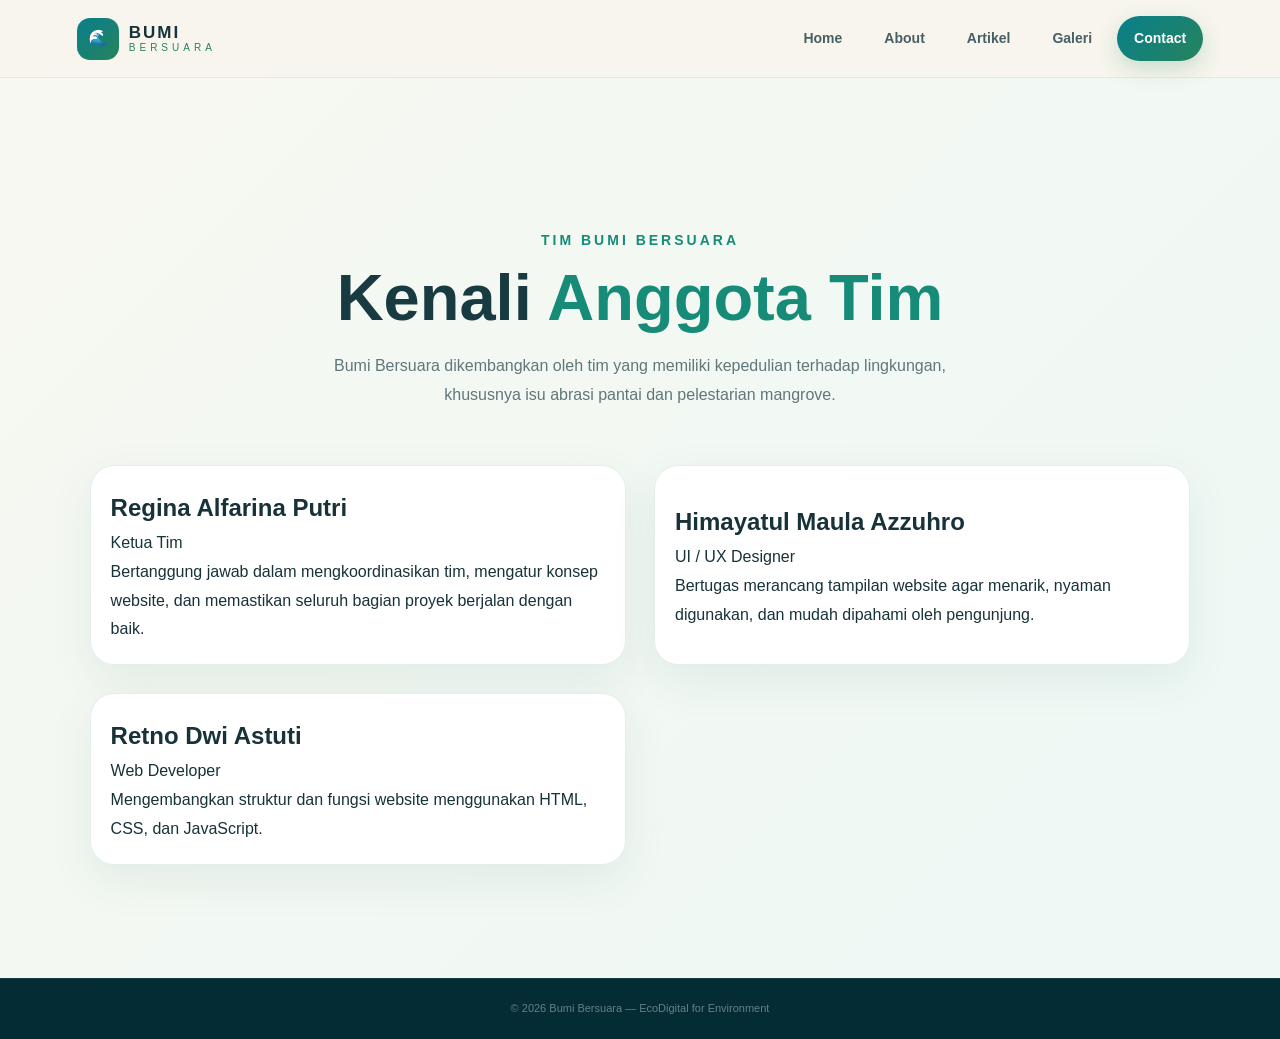
<file: contact.html>
<!DOCTYPE html>
<html lang="id">

<head>

    <meta charset="UTF-8">
    <meta name="viewport" content="width=device-width, initial-scale=1.0">

    <title>Contact | Bumi Bersuara</title>

    <link rel="icon" href="images/favicon.png">
    <link rel="stylesheet" href="style.css">

</head>


<body>


<header class="navbar">

    <a href="index.html" class="logo">

        <span class="logo-icon">
            🌊
        </span>

        <div>
            <strong>BUMI</strong>
            <span>BERSUARA</span>
        </div>

    </a>


    <nav id="navMenu">

        <a href="index.html">Home</a>
        <a href="about.html">About</a>
        <a href="artikel.html">Artikel</a>
        <a href="galeri.html">Galeri</a>
        <a href="contact.html" class="active">Contact</a>

    </nav>


    <button class="menu-toggle" onclick="toggleMenu()">
        ☰
    </button>

</header>

<!-- ================= TIM ================= -->
<main class="team-section">

    <div class="team-header">
        <p class="small-title">TIM BUMI BERSUARA</p>

        <h1>
            Kenali <span>Anggota Tim</span>
        </h1>

        <p class="team-description">
            Bumi Bersuara dikembangkan oleh tim yang memiliki kepedulian
            terhadap lingkungan, khususnya isu abrasi pantai dan pelestarian mangrove.
        </p>
    </div>


    <!-- ================= KARTU TIM ================= -->
    <div class="team-container">

        <!-- ANGGOTA 1 -->
        <div class="team-card">

            <div class="member-info">
                <h2>Regina Alfarina Putri</h2>
                <div class="member-tag">
                      Ketua Tim
                </div>

                <p>
                    Bertanggung jawab dalam mengkoordinasikan tim,
                    mengatur konsep website, dan memastikan seluruh
                    bagian proyek berjalan dengan baik.
                </p>

                
            </div>

        </div>


        <!-- ANGGOTA 2 -->
        <div class="team-card">

           

            <div class="member-info">
                <h2>Himayatul Maula Azzuhro</h2>
                 <div class="member-tag">
                     UI / UX Designer
                </div>
                <p>
                    Bertugas merancang tampilan website agar
                    menarik, nyaman digunakan, dan mudah dipahami
                    oleh pengunjung.
                </p>


            </div>

        </div>


        <!-- ANGGOTA 3 -->
        <div class="team-card">

            
            <div class="member-info">
                <h2>Retno Dwi Astuti</h2>
                <div class="member-tag">
                     Web Developer
                </div>

                <p>
                    Mengembangkan struktur dan fungsi website
                    menggunakan HTML, CSS, dan JavaScript.
                </p>

            </div>

        </div>


    </div>

</main>



<footer>

    <div class="copyright">
        © 2026 Bumi Bersuara — EcoDigital for Environment
    </div>

</footer>


<script src="script.js"></script>

</body>
</html>
</file>
<file: style.css>
/* ==================================================
   BUMI BERSUARA
   PROFESSIONAL ENVIRONMENTAL WEBSITE
================================================== */


/* ================= ROOT ================= */

:root {

    --ocean-dark: #063b46;
    --ocean: #087f8c;
    --blue: #0b6070;

    --green-dark: #164c3b;
    --green: #27835d;
    --green-light: #8fc6a5;

    --white: #ffffff;
    --cream: #f7f5ed;
    --sand: #e9d8b4;

    --text: #173238;
    --muted: #66777b;

    --border: rgba(9, 75, 82, 0.12);

    --shadow:
        0 20px 60px rgba(6, 59, 70, 0.12);

    --radius: 22px;

}


/* ================= RESET ================= */

* {
    margin: 0;
    padding: 0;
    box-sizing: border-box;
}


html {
    scroll-behavior: smooth;
}


body {

    font-family:
        Inter,
        Arial,
        Helvetica,
        sans-serif;

    color: var(--text);

    background:
        var(--cream);

    line-height: 1.8;

}


img {
    width: 100%;
    display: block;
}


a {
    text-decoration: none;
    color: inherit;
}


button,
input,
textarea,
select {
    font-family: inherit;
}



/* ================= NAVBAR ================= */

.navbar {

    position: sticky;

    top: 0;

    z-index: 1000;

    width: 100%;

    min-height: 78px;

    padding:
        0 6%;

    display: flex;

    align-items: center;

    justify-content: space-between;

    background:
        rgba(247, 245, 237, 0.88);

    backdrop-filter:
        blur(18px);

    border-bottom:
        1px solid rgba(0, 80, 90, 0.08);

}


.logo {

    display: flex;

    align-items: center;

    gap: 10px;

}


.logo-icon {

    width: 42px;

    height: 42px;

    display: grid;

    place-items: center;

    border-radius: 13px;

    background:
        linear-gradient(
            135deg,
            var(--ocean),
            var(--green)
        );

    color: white;

}


.logo div {

    display: flex;

    flex-direction: column;

    line-height: 1.1;

}


.logo strong {

    font-size: 17px;

    letter-spacing: 2px;

}


.logo span:not(.logo-icon) {

    font-size: 10px;

    letter-spacing: 4px;

    color: var(--green);

}


.navbar nav {

    display: flex;

    gap: 8px;

}


.navbar nav a {

    padding:
        10px 17px;

    border-radius: 30px;

    color: #466065;

    font-size: 14px;

    font-weight: 600;

    transition:
        .3s ease;

}


.navbar nav a:hover {

    color: var(--ocean-dark);

    background:
        rgba(39, 131, 93, .08);

}


.navbar nav a.active {

    color: white;

    background:
        linear-gradient(
            135deg,
            var(--ocean),
            var(--green)
        );

    box-shadow:
        0 8px 22px rgba(39, 131, 93, .22);

}


.menu-toggle {

    display: none;

    border: 0;

    background: transparent;

    font-size: 25px;

}



/* ================= HERO ================= */

.hero {

    min-height: 88vh;

    position: relative;

    display: flex;

    align-items: center;

    overflow: hidden;

    color: white;

    background:

        linear-gradient(
            100deg,
            rgba(3, 46, 57, .96),
            rgba(5, 90, 93, .74),
            rgba(19, 105, 74, .45)
        ),

        url("https://images.unsplash.com/photo-1507525428034-b723cf961d3e?auto=format&fit=crop&w=2000&q=85")
        center/cover;

}


.hero::after {

    content: "";

    position: absolute;

    width: 500px;

    height: 500px;

    right: -200px;

    top: -150px;

    border-radius: 50%;

    background:
        rgba(143, 198, 165, .15);

    filter:
        blur(5px);

}


.hero-content {

    width: min(850px, 90%);

    margin-left: 8%;

    position: relative;

    z-index: 2;

}


.badge {

    display: inline-flex;

    padding:
        8px 15px;

    border:
        1px solid rgba(255,255,255,.25);

    background:
        rgba(255,255,255,.1);

    backdrop-filter:
        blur(10px);

    border-radius: 50px;

    font-size: 11px;

    letter-spacing: 2px;

    margin-bottom: 25px;

}


.hero h1 {

    font-size:
        clamp(46px, 7vw, 90px);

    line-height: 1.02;

    letter-spacing: -4px;

    max-width: 900px;

}


.hero h1 span {

    display: block;

    color:
        var(--green-light);

}


.hero p {

    max-width: 670px;

    margin:
        25px 0;

    font-size: 17px;

    color:
        rgba(255,255,255,.84);

}


.hero-buttons {

    display: flex;

    gap: 15px;

    flex-wrap: wrap;

}


.btn {

    display: inline-flex;

    align-items: center;

    justify-content: center;

    min-height: 48px;

    padding:
        0 22px;

    border-radius: 50px;

    font-size: 14px;

    font-weight: 700;

    border: 0;

    cursor: pointer;

    transition:
        .3s ease;

}


.btn-primary {

    color: white;

    background:
        linear-gradient(
            135deg,
            var(--green),
            var(--ocean)
        );

    box-shadow:
        0 12px 30px rgba(11, 127, 140, .25);

}


.btn-primary:hover {

    transform:
        translateY(-3px);

    box-shadow:
        0 17px 35px rgba(11, 127, 140, .35);

}


.btn-outline {

    color: white;

    border:
        1px solid rgba(255,255,255,.35);

    background:
        rgba(255,255,255,.08);

}


.btn-outline:hover {

    background:
        white;

    color:
        var(--ocean-dark);

}


.btn-light {

    color:
        var(--ocean-dark);

    background:
        white;

}


.btn-light:hover {

    transform:
        translateY(-3px);

}


.full {
    width: 100%;
}


.scroll-down {

    position: absolute;

    bottom: 25px;

    left: 8%;

    font-size: 11px;

    letter-spacing: 2px;

    color:
        rgba(255,255,255,.6);

}



/* ================= STATS ================= */

.stats {

    display: grid;

    grid-template-columns:
        repeat(3, 1fr);

    background:
        var(--ocean-dark);

    color: white;

}


.stat-item {

    padding:
        45px 8%;

    border-right:
        1px solid rgba(255,255,255,.1);

}


.stat-item:last-child {

    border-right: 0;

}


.stat-item h2 {

    color:
        var(--green-light);

    font-size: 42px;

    line-height: 1;

    margin-bottom: 10px;

}


.stat-item p {

    color:
        rgba(255,255,255,.68);

    font-size: 13px;

}



/* ================= SECTION ================= */

.section {

    width: min(1200px, 90%);

    margin:
        auto;

    padding:
        110px 0;

}


.section-heading {

    max-width: 760px;

    margin-bottom: 55px;

}


.section-heading.left {

    margin-left: 0;

}


.eyebrow {

    display: block;

    color:
        var(--green);

    font-size: 11px;

    font-weight: 800;

    letter-spacing: 3px;

    margin-bottom: 14px;

}


.eyebrow.light {

    color:
        var(--green-light);

}


.section-heading h2 {

    font-size:
        clamp(34px, 5vw, 56px);

    line-height: 1.1;

    letter-spacing: -2px;

    margin-bottom: 18px;

}


.section-heading p {

    color:
        var(--muted);

}



/* ================= CARDS ================= */

.feature-grid {

    display: grid;

    grid-template-columns:
        repeat(3, 1fr);

    gap: 20px;

}


.info-card {

    background:
        rgba(255,255,255,.72);

    border:
        1px solid var(--border);

    border-radius:
        var(--radius);

    padding:
        35px;

    box-shadow:
        var(--shadow);

    transition:
        .35s ease;

}


.info-card:hover {

    transform:
        translateY(-8px);

    box-shadow:
        0 30px 70px rgba(6, 59, 70, .18);

}


.card-icon {

    width: 55px;

    height: 55px;

    display: grid;

    place-items: center;

    background:
        rgba(197, 140, 35, 0.);

    border-radius: 17px;

    font-size: 25px;

    margin-bottom: 25px;

}


.info-card h3 {

    margin-bottom: 10px;
    color: black;
}


.info-card p {

    color: black;
    font-size: 14px;

}



/* ================= DARK ================= */

.dark-section {

    background:
        var(--ocean-dark);

    color: rgb(238, 238, 238);

    padding:
        110px 8%;

}


.two-column {

    max-width: 1200px;

    margin: auto;

    display: grid;

    grid-template-columns:
        1fr 1fr;

    gap: 80px;

    align-items: center;

}


.dark-section h2 {

    font-size:
        clamp(35px, 5vw, 60px);

    line-height: 1.08;

    letter-spacing: -2px;

    margin-bottom: 20px;

}


.dark-section p {

    color:
        rgba(247, 244, 244, 0.65);

}



.text-link {

    display: inline-block;

    color:
        var(--green-light);

    margin-top: 20px;

    font-weight: 700;

}


.impact-list {

    display: flex;

    flex-direction: column;

    gap: 25px;

}


.impact-list > div {

    display: flex;

    gap: 20px;

    padding-bottom: 25px;

    border-bottom:
        1px solid rgba(255,255,255,.1);

}


.impact-list span {

    color:
        var(--green-light);

    font-size: 13px;

    font-weight: 800;

}


.impact-list h3 {

    margin-bottom: 4px;

}


.impact-list p {

    font-size: 13px;

}



/* ================= SIMULATOR ================= */

.simulator-section {

    padding-bottom: 70px;

}


.simulator {

    background:
        white;

    border:
        1px solid var(--border);

    border-radius:
        30px;

    padding:
        35px;

    box-shadow:
        var(--shadow);

    display: grid;

    grid-template-columns:
        .8fr 1.2fr;

    gap: 35px;

}


.sim-controls {

    padding:
        10px;

}


.sim-controls label {

    display: block;

    margin:
        20px 0 8px;

    font-weight: 700;

    font-size: 14px;

}


.sim-controls input[type="range"] {

    width: 100%;

    accent-color:
        var(--green);

}


.range-value {

    font-size: 13px;

    color:
        var(--muted);

}


.range-value strong {

    color:
        var(--ocean);

    font-size: 18px;

}


.sim-result {

    min-height: 360px;

    display: grid;

    grid-template-columns:
        1fr 1fr;

    gap: 25px;

    background:
        linear-gradient(
            135deg,
            #e9f4ef,
            #eaf6f8
        );

    border-radius:
        25px;

    overflow: hidden;

}


.coast-visual {

    position: relative;

    min-height: 360px;

    overflow: hidden;

    background:
        linear-gradient(
            #9dd8e4 0 55%,
            #d9c393 55% 100%
        );

}


.sun {

    position: absolute;

    top: 35px;

    right: 40px;

    font-size: 35px;

}


.water {

    position: absolute;

    bottom: 100px;

    left: 0;

    width: 100%;

    font-size: 35px;

    letter-spacing: 15px;

}


.land {

    position: absolute;

    bottom: 0;

    left: 0;

    width: 100%;

    height: 48%;

    background:
        #d4bd8d;

    display: flex;

    align-items: flex-start;

    justify-content: center;

    padding-top: 10px;

    font-size: 35px;

    transition:
        .4s ease;

}


.result-text {

    padding:
        40px 30px;

}


.risk {

    display: inline-block;

    padding:
        7px 13px;

    border-radius: 30px;

    font-size: 11px;

    font-weight: 800;

    margin-bottom: 15px;

}


.risk.low {

    color:
        #166534;

    background:
        #dcfce7;

}


.risk.medium {

    color:
        #92400e;

    background:
        #fef3c7;

}


.risk.high {

    color:
        #991b1b;

    background:
        #fee2e2;

}


.result-text h3 {

    font-size: 25px;

    line-height: 1.2;

    margin-bottom: 12px;

}


.result-text p {

    color:
        var(--muted);

    font-size: 13px;

    margin-bottom: 20px;

}


.risk-meter {

    width: 100%;

    height: 9px;

    border-radius: 20px;

    background:
        #dce7e5;

    overflow: hidden;

    margin-bottom: 10px;

}


#riskBar {

    height: 100%;

    width: 40%;

    background:
        linear-gradient(
            90deg,
            var(--green),
            #e5a33b,
            #d94b4b
        );

    transition:
        .4s ease;

}



/* ================= MANGROVE ================= */

.mangrove-section {

    min-height: 550px;

    display: flex;

    align-items: center;

    padding:
        100px 8%;

    color: white;

    background:

        linear-gradient(
            90deg,
            rgba(8, 65, 53, .94),
            rgba(8, 65, 53, .58),
            rgba(8, 65, 53, .35)
        ),

        url("https://images.unsplash.com/photo-1513836279014-a89f7a76ae86?auto=format&fit=crop&w=2000&q=85")
        center/cover;

}


.mangrove-content {

    max-width: 720px;

}


.mangrove-content h2 {

    font-size:
        clamp(35px, 5vw, 62px);

    line-height: 1.05;

    letter-spacing: -2px;

    margin-bottom: 20px;

}


.mangrove-content p {

    color:
        rgba(255,255,255,.75);

    margin-bottom: 25px;

}



/* ================= SOLUTIONS ================= */

.solution-grid {

    display: grid;

    grid-template-columns:
        repeat(4, 1fr);

    gap: 8px;

}


.solution-card {

    min-height: 270px;

    padding:
        30px;

    background:
        white;

    border:
        1px solid var(--border);

    border-radius:
        var(--radius);

    transition:
        .3s ease;

}


.solution-card:hover {

    transform:
        translateY(-7px);

    border-color:
        rgba(39,131,93,.4);

}


.solution-card span {

    color:
        var(--green);

    font-size: 12px;

    font-weight: 900;

}


.solution-card h3 {

    margin:
        10px 0 10px;

}


.solution-card p {

    color:
        var(--muted);

    font-size: 13px;

}



/* ================= MISSION ================= */

.mission-section {

    background:
        #dfeee6;

    padding:
        90px 8%;

}


.mission-container {

    max-width: 1150px;

    margin: auto;

    display: grid;

    grid-template-columns:
        1fr 1fr;

    gap: 60px;

    align-items: center;

}


.mission-container h2 {

    font-size:
        clamp(35px, 5vw, 55px);

    line-height: 1.05;

    letter-spacing: -2px;

}


.mission-container p {

    color:
        var(--muted);

    margin-top: 15px;

}


.mission-box {

    background:
        white;

    padding:
        30px;

    border-radius:
        25px;

    box-shadow:
        var(--shadow);

}


.progress-info {

    display: flex;

    justify-content: space-between;

    margin-bottom: 10px;

}


.progress-info strong {

    color:
        var(--green);

}


.progress-bar {

    height: 10px;

    background:
        #e3e9e5;

    border-radius:
        20px;

    overflow: hidden;

    margin-bottom: 25px;

}


#missionBar {

    height: 100%;

    width: 0%;

    background:
        linear-gradient(
            90deg,
            var(--green),
            var(--ocean)
        );

    transition:
        .4s ease;

}


.mission-item {

    display: flex;

    gap: 10px;

    align-items: center;

    padding:
        13px 0;

    border-bottom:
        1px solid #edf0ee;

    font-size: 13px;

    cursor: pointer;

}


.mission-item input {

    accent-color:
        var(--green);

}



/* ================= CTA ================= */

.cta {

    padding:
        100px 8%;

    color: white;

    background:

        linear-gradient(
            135deg,
            var(--ocean-dark),
            var(--green-dark)
        );

    text-align: center;

}


.cta > div {

    max-width: 800px;

    margin: auto;

}


.cta h2 {

    font-size:
        clamp(35px, 5vw, 60px);

    line-height: 1.05;

    margin-bottom: 20px;

}


.cta p {

    color:
        rgba(255,255,255,.65);

    margin-bottom: 25px;

}



/* ================= FOOTER ================= */

footer {

    background:
        #032c34;

    color: white;

}


.footer-grid {

    max-width: 1200px;

    margin: auto;

    padding:
        70px 6%;

    display: grid;

    grid-template-columns:
        2fr 1fr 1fr;

    gap: 50px;

}


.footer-grid p {

    max-width: 400px;

    color:
        rgba(255,255,255,.5);

    font-size: 13px;

    margin-top: 15px;

}


.footer-grid h3 {

    margin-bottom: 15px;

    font-size: 14px;

}


.footer-grid > div > a:not(.logo) {

    display: block;

    color:
        rgba(255,255,255,.55);

    font-size: 13px;

    margin: 6px 0;

}


.footer-grid > div > a:hover {

    color:
        var(--green-light);

}


.footer-logo strong {

    color: white;

}


.copyright {

    border-top:
        1px solid rgba(255,255,255,.08);

    padding:
        20px 6%;

    text-align: center;

    color:
        rgba(255,255,255,.4);

    font-size: 11px;

}



/* ================= PAGE HERO ================= */

.page-hero {

    min-height: 400px;

    display: flex;

    align-items: center;

    padding:
        70px 8%;

    color: white;

    background:

        linear-gradient(
            120deg,
            rgba(3,47,55,.96),
            rgba(8,105,100,.85)
        );

}


.page-hero h1 {

    font-size:
        clamp(42px, 7vw, 75px);

    line-height: 1;

    letter-spacing: -3px;

    margin-bottom: 15px;

}


.page-hero p {

    color:
        rgba(255,255,255,.65);

}



/* ================= ARTICLE ================= */

.article-layout {

    width: min(1250px, 92%);

    margin: auto;

    padding:
        80px 0 120px;

    display: grid;

    grid-template-columns:
        260px 1fr;

    gap: 60px;

}


.article-sidebar {

    position: relative;

}


.toc {

    position: sticky;

    top: 110px;

    padding:
        25px;

    background:
        white;

    border:
        1px solid var(--border);

    border-radius:
        20px;

}


.toc h3 {

    font-size: 15px;

    margin-bottom: 15px;

}


.toc a {

    display: block;

    color:
        var(--muted);

    font-size: 12px;

    padding:
        8px 0;

    border-bottom:
        1px solid #edf0ed;

}


.toc a:hover {

    color:
        var(--green);

}


.article-content {

    max-width: 850px;

}


.article-content section {

    margin-bottom:
        30px;

    scroll-margin-top:
        110px;

}


.article-content h2 {

    font-size:
        clamp(35px, 5vw, 52px);

    line-height: 1.1;

    letter-spacing: -2px;

    margin-bottom: 20px;

}


.article-content h3 {

    

    margin-top:
        35px 5px 12px;

}


.article-content p {

    color:
        #53666a;

    margin-bottom: 18px;

}


.article-list {

    padding-left: 25px;

    color:
        #53666a;

}


.article-list li {

    margin-bottom: 12px;

}


.quote-box {

    margin:
        30px 0;

    padding:
        25px;

    border-left:
        5px solid var(--green);

    background:
        #eaf4ef;

    border-radius:
        0 15px 15px 0;

}


.process {

    margin-top: 30px;

}


.process-item {

    display: grid;

    grid-template-columns:
        50px 1fr;

    gap: 20px;

    padding:
        20px 0;

    border-bottom:
        1px solid #dce5e1;

}


.process-item > span {

    width: 40px;

    height: 40px;

    display: grid;

    place-items: center;

    border-radius: 50%;

    background:
        var(--green);

    color: white;

    font-weight: 800;

    font-size: 12px;

}


.process-item h3 {

    margin: 0 0 5px;

}


.process-item p {

    margin: 0;

}


.data-grid {

    display: grid;

    grid-template-columns:
        repeat(3, 1fr);

    gap: 15px;

    margin:
        30px 0;

}


.data-card {

    background:
        linear-gradient(
            145deg,
            var(--ocean-dark),
            var(--green-dark)
        );

    color: white;

    padding:
        25px;

    border-radius:
        20px;

}


.data-card strong {

    display: block;

    color:
        var(--green-light);

    font-size: 28px;

    margin-bottom: 8px;

}


.data-card p {

    color:
        rgba(255,255,255,.65);

    font-size: 12px;

}


.warning-box {

    padding:
        20px;

    background:
        #fff8e6;

    border:
        1px solid #f1dfad;

    border-radius:
        15px;

    font-size: 13px;

    margin:
        25px 0;

}


.impact-grid {

    display: grid;

    grid-template-columns:
        repeat(3, 1fr);

    gap: 15px;

    margin-top: 30px;

}


.impact-grid > div {

    background:
        white;

    border:
        1px solid var(--border);

    border-radius:
        20px;

    padding:
        25px;

}


.impact-grid span {

    font-size: 30px;

}


.impact-grid h3 {

    margin:
        15px 0 8px;

}


.impact-grid p {

    font-size: 13px;

}


.benefit-grid {

    display: grid;

    grid-template-columns:
        repeat(3, 1fr);

    gap: 15px;

}


.benefit {

    padding:
        25px;

    border-radius:
        20px;

    background:
        #edf5f0;

}


.benefit span {

    font-size: 28px;

}


.benefit h3 {

    margin:
        10px 0;

}


.benefit p {

    font-size: 13px;
    color: black;
}


.solution-list > div {

    padding:
        25px 0;

    border-bottom:
        1px solid #dce5e1;

}


.solution-list strong {

    color:
        var(--green);

    font-size: 13px;

}


.solution-list h3 {

    margin:
        5px 0;

}


.solution-list p {

    margin: 0;

}


.article-source {

    padding-top: 5px;
    padding-left: 5px;
    padding-right: 5px;
    padding-bottom: 5px;

    border-radius: 20px;

    background:
        #e9f2f3;

    font-size: 12px;
}


.article-source p {

    margin: 0;

}



/* ================= GALLERY ================= */

.filter-buttons {

    display: flex;

    gap: 10px;

    flex-wrap: wrap;

    margin-bottom: 30px;

}


.filter {

    border:
        1px solid var(--border);

    background:
        white;

    padding:
        10px 18px;

    border-radius:
        30px;

    cursor: pointer;

}


.filter:hover,
.active-filter {

    color: white;

    background:
        var(--green);

}


.gallery-grid {

    display: grid;

    grid-template-columns:
        repeat(3, 1fr);

    gap: 18px;

}


.gallery-item {

    height: 350px;

    position: relative;

    overflow: hidden;

    border-radius:
        22px;

}


.gallery-item img {

    height: 100%;

    object-fit: cover;

    transition:
        .6s ease;

}


.gallery-item:hover img {

    transform:
        scale(1.08);

}


.gallery-overlay {

    position: absolute;

    bottom: 0;

    left: 0;

    width: 100%;

    padding:
        35px 25px 25px;

    color: white;

    background:
        linear-gradient(
            transparent,
            rgba(0,0,0,.8)
        );

}


.gallery-overlay span {

    font-size: 9px;

    letter-spacing: 2px;

    color:
        var(--green-light);

    font-weight: 800;

}


.gallery-overlay h3 {

    margin-top: 5px;

}



/* ================= CONTACT ================= */

.contact-section {

    display: grid;

    grid-template-columns:
        1fr 1fr;

    gap: 70px;

}


.contact-info h2 {

    font-size:
        clamp(35px, 5vw, 55px);

    line-height: 1.05;

    letter-spacing: -2px;

}


.contact-info > p {

    color:
        var(--muted);

    margin:
        20px 0 30px;

}


.contact-card {

    display: flex;

    gap: 15px;

    padding:
        20px 0;

    border-bottom:
        1px solid #dce5e1;

}


.contact-card > span {

    width: 45px;

    height: 45px;

    display: grid;

    place-items: center;

    background:
        #e4f1eb;

    border-radius:
        13px;

}


.contact-card p {

    color:
        var(--muted);

    font-size: 13px;

}


.form-box {

    padding:
        35px;

    background:
        white;

    border-radius:
        25px;

    box-shadow:
        var(--shadow);

}


.form-group {

    margin-bottom:
        20px;

}


.form-group label {

    display: block;

    font-weight: 700;

    font-size: 13px;

    margin-bottom: 7px;

}

/* ==================================================
   HALAMAN ANGGOTA TIM
================================================== */

.team-section {
    min-height: 100vh;
    padding: 150px 7% 80px;
    background:
        linear-gradient(135deg, #f7f8f1 0%, #eef8f5 100%);
}


/* HEADER */

.team-header {
    max-width: 850px;
    margin: 0 auto 55px;
    text-align: center;
}

.small-title {
    color: #168b78;
    font-size: 14px;
    font-weight: 800;
    letter-spacing: 3px;
    margin-bottom: 12px;
}

.team-header h1 {
    font-size: clamp(38px, 6vw, 65px);
    line-height: 1;
    color: #173b40;
    margin: 0 0 22px;
    font-weight: 800;
}

.team-header h1 span {
    color: #168b78;
}

.team-description {
    max-width: 680px;
    margin: auto;
    color: #60767b;
    line-height: 1.8;
    font-size: 16px;
}


/* CONTAINER */

.team-container {
    max-width: 1150px;
    margin: auto;

    display: grid;
    grid-template-columns: repeat(2, 1fr);
    gap: 28px;
}


/* CARD */

.team-card {
    background: rgba(255, 255, 255, 0.95);
    border: 1px solid rgba(20, 120, 110, 0.12);

    border-radius: 24px;

    padding: 20px;

    display: flex;
    gap: 24px;
    align-items: center;

    box-shadow:
        0 15px 45px rgba(26, 83, 78, 0.08);

    transition:
        transform 0.3s ease,
        box-shadow 0.3s ease;
}

.team-card:hover {
    transform: translateY(-7px);

    box-shadow:
        0 25px 55px rgba(26, 83, 78, 0.16);
}



/* ================= RESPONSIVE ================= */

@media (max-width: 900px) {

    .navbar nav {

        position: absolute;

        top: 78px;

        right: 5%;

        width: 230px;

        padding: 15px;

        background:
            rgba(255,255,255,.97);

        border-radius: 20px;

        box-shadow:
            var(--shadow);

        display: none;

        flex-direction: column;

    }


    .navbar nav.show {

        display: flex;

    }


    .menu-toggle {

        display: block;

    }


    .feature-grid,
    .solution-grid {

        grid-template-columns:
            repeat(2, 1fr);

    }


    .two-column,
    .mission-container,
    .contact-section {

        grid-template-columns:
            1fr;

    }


    .simulator {

        grid-template-columns:
            1fr;

    }


    .article-layout {

        grid-template-columns:
            1fr;

    }


    .article-sidebar {

        display: none;

    }


    .data-grid,
    .impact-grid,
    .benefit-grid {

        grid-template-columns:
            repeat(2, 1fr);

    }


    .gallery-grid {

        grid-template-columns:
            repeat(2, 1fr);

    }


    .footer-grid {

        grid-template-columns:
            1fr 1fr;

    }

}


@media (max-width: 600px) {

    .navbar {

        min-height: 70px;

    }


    .hero {

        min-height: 760px;

    }


    .hero-content {

        margin-left: 5%;

    }


    .hero h1 {

        font-size: 48px;

        letter-spacing: -2px;

    }


    .hero p {

        font-size: 14px;

    }


    .stats {

        grid-template-columns:
            1fr;

    }


    .stat-item {

        border-right: 0;

        border-bottom:
            1px solid rgba(255,255,255,.1);

    }


    .section {

        padding:
            75px 0;

    }


    .feature-grid,
    .solution-grid,
    .data-grid,
    .impact-grid,
    .benefit-grid,
    .gallery-grid {

        grid-template-columns:
            1fr;

    }


    .sim-result {

        grid-template-columns:
            1fr;

    }


    .coast-visual {

        min-height: 280px;

    }


    .result-text {

        padding:
            25px;

    }


    .footer-grid {

        grid-template-columns:
            1fr;

    }


    .page-hero {

        min-height: 330px;

        padding:
            50px 6%;

    }


    .page-hero h1 {

        font-size: 45px;

    }


    .article-layout {

        width: 90%;

        padding-top:
            50px;

    }


    .article-content section {

        margin-bottom:
            70px;

    }


    .article-content h2 {

        font-size: 38px;

    }


    .form-box {

        padding:
            22px;

    }

}

/* =========================================
   REALISTIC COASTAL FUTURE SIMULATOR
========================================= */

.coast-visual {
    position: relative;
    width: 100%;
    height: 100%;
    min-height: 370px;
    overflow: hidden;
    background: #9fd7df;
}


/* ===============================
   LANGIT
================================ */

.sky {
    position: absolute;
    top: 0;
    left: 0;

    width: 100%;
    height: 49%;

    background:
        linear-gradient(
            180deg,
            #71c4d5 0%,
            #a9dce2 100%
        );
}


/* MATAHARI */

.sun {
    position: absolute;

    width: 34px;
    height: 34px;

    right: 55px;
    top: 48px;

    border-radius: 50%;

    background:
        radial-gradient(
            circle,
            #ffd95a 25%,
            #f7a72b 75%,
            #ed8b25 100%
        );

    box-shadow:
        0 0 0 6px rgba(255, 203, 71, 0.18),
        0 0 30px rgba(255, 195, 55, 0.5);
}


/* AWAN */

.cloud {
    position: absolute;

    width: 70px;
    height: 20px;

    border-radius: 30px;

    background: rgba(255, 255, 255, 0.45);

    filter: blur(1px);
}

.cloud::before {
    content: "";

    position: absolute;

    width: 28px;
    height: 28px;

    left: 12px;
    bottom: 0;

    border-radius: 50%;

    background: rgba(255, 255, 255, 0.45);
}

.cloud::after {
    content: "";

    position: absolute;

    width: 35px;
    height: 35px;

    left: 35px;
    bottom: 0;

    border-radius: 50%;

    background: rgba(255, 255, 255, 0.45);
}

.cloud-1 {
    top: 55px;
    left: 45px;
}

.cloud-2 {
    top: 100px;
    left: 160px;

    transform: scale(0.7);
}


/* ===============================
   LAUT
================================ */

.real-water {
    position: absolute;

    left: 0;
    bottom: 45%;

    width: 100%;
    height: 9%;

    background:
        linear-gradient(
            180deg,
            #75bfc9,
            #579fae
        );

    overflow: hidden;
}


/* GELOMBANG */

.wave {
    position: absolute;

    width: 160%;
    height: 18px;

    left: -30%;

    border-top:
        2px solid rgba(255, 255, 255, 0.45);

    border-radius: 50%;
}

.wave-1 {
    top: 3px;
}

.wave-2 {
    top: 9px;
    opacity: 0.6;
}

.wave-3 {
    top: 15px;
    opacity: 0.4;
}


/* ===============================
   GARIS PANTAI
================================ */

.shore {
    position: absolute;

    left: 0;

    bottom: 40%;

    width: 100%;
    height: 11%;

    background:
        linear-gradient(
            180deg,
            #c9b37b 0%,
            #d9c48f 100%
        );

    clip-path:
        polygon(
            0 25%,
            12% 18%,
            25% 35%,
            38% 15%,
            52% 30%,
            65% 18%,
            78% 34%,
            90% 20%,
            100% 30%,
            100% 100%,
            0 100%
        );
}


/* ===============================
   DARATAN
================================ */

.real-land {
    position: absolute;

    left: 0;
    bottom: 0;

    width: 100%;
    height: 45%;

    background:
        linear-gradient(
            180deg,
            #cdb782 0%,
            #d9c38d 100%
        );
}


/* DETAIL TANAH */

.soil {
    position: absolute;

    top: 10px;
    left: 0;

    width: 100%;
    height: 3px;

    background:
        rgba(117, 91, 53, 0.25);
}


/* ===============================
   MANGROVE
================================ */

.mangrove-tree {
    position: absolute;

    bottom: 55px;

    width: 52px;
    height: 100px;

    transform-origin: bottom center;
}


/* BATANG */

.trunk {
    position: absolute;

    left: 23px;
    bottom: 12px;

    width: 8px;
    height: 48px;

    border-radius: 5px;

    background:
        linear-gradient(
            90deg,
            #60462f,
            #98724a,
            #63482f
        );
}


/* AKAR MANGROVE */

.roots {
    position: absolute;

    left: 8px;
    bottom: 0;

    width: 40px;
    height: 30px;
}

.roots::before,
.roots::after {
    content: "";

    position: absolute;

    bottom: 0;

    width: 5px;
    height: 33px;

    border-radius: 5px;

    background: #76563a;
}

.roots::before {
    left: 10px;

    transform:
        rotate(28deg);
}

.roots::after {
    right: 9px;

    transform:
        rotate(-28deg);
}


/* DAUN */

.leaves {
    position: absolute;

    top: 4px;
    left: 7px;

    width: 38px;
    height: 38px;

    border-radius: 50%;

    background:
        radial-gradient(
            circle at 30% 25%,
            #91c95d 0%,
            #4c994c 45%,
            #246a40 100%
        );

    box-shadow:

        18px 2px 0 -4px #4f9849,

        -8px 10px 0 -5px #609e4b,

        8px -9px 0 -6px #78b252;
}


/* POSISI POHON */

.tree-1 {
    left: 45px;

    transform: scale(0.9);
}

.tree-2 {
    left: 110px;

    transform: scale(0.75);
}

.tree-3 {
    left: 170px;

    transform: scale(0.95);
}


/* ===============================
   BIBIT MANGROVE
================================ */

.seedling {
    position: absolute;

    right: 55px;
    bottom: 50px;

    width: 35px;
    height: 65px;
}

.seed-stem {
    position: absolute;

    bottom: 5px;
    left: 15px;

    width: 4px;
    height: 35px;

    background: #537443;

    transform: rotate(-4deg);

    border-radius: 5px;
}


/* DAUN BIBIT */

.seed-leaves::before,
.seed-leaves::after {
    content: "";

    position: absolute;

    width: 22px;
    height: 11px;

    border-radius:
        100% 0 100% 0;

    background:
        linear-gradient(
            135deg,
            #8bc94d,
            #4d9144
        );
}

.seed-leaves::before {
    left: 0;
    top: 20px;

    transform:
        rotate(-25deg);
}

.seed-leaves::after {
    left: 14px;
    top: 12px;

    transform:
        rotate(25deg);
}


/* =========================================
   RESPONSIVE
========================================= */

@media (max-width: 768px) {

    .coast-visual {
        min-height: 330px;
    }

    .sun {
        right: 35px;
    }

    .tree-1 {
        left: 25px;
    }

    .tree-2 {
        left: 80px;
    }

    .tree-3 {
        left: 135px;
    }

    .seedling {
        right: 35px;
    }
    
}

/* =========================================
   PERBAIKAN UKURAN GALERI
   Semua foto dibuat sama besar
========================================= */

.gallery-grid {
    display: grid !important;

    grid-template-columns:
        repeat(3, minmax(0, 1fr)) !important;

    gap: 20px !important;

    width: 100% !important;
}


/* Semua kartu foto sama ukuran */

.gallery-grid .gallery-item {
    width: 100% !important;

    height: 320px !important;

    min-width: 0 !important;

    grid-column: auto !important;
    grid-row: auto !important;

    border-radius: 20px !important;

    overflow: hidden !important;
}


/* Semua gambar mengikuti ukuran kartu */

.gallery-grid .gallery-item img {
    width: 100% !important;

    height: 100% !important;

    object-fit: cover !important;

    display: block;
}


/* Supaya galeri tambahan juga mengikuti grid yang sama */

.gallery-grid-extra {
    margin-top: 20px !important;
}


/* =========================================
   TABLET
========================================= */

@media (max-width: 900px) {

    .gallery-grid {
        grid-template-columns:
            repeat(2, minmax(0, 1fr)) !important;
    }

    .gallery-grid .gallery-item {
        height: 300px !important;
    }
}


/* =========================================
   HP
========================================= */

@media (max-width: 600px) {

    .gallery-grid {
        grid-template-columns:
            1fr !important;
    }

    .gallery-grid .gallery-item {
        height: 300px !important;
    }
}
/* ==================================================
   GALERI PESISIR
================================================== */

.gallery-section {
    overflow: hidden;
}


/* ==================================================
   GRID FOTO
================================================== */

.gallery-grid {

    width: 100%;

    display: grid;

    grid-template-columns:
        repeat(3, minmax(0, 1fr));

    gap: 22px;

    align-items: stretch;

}


/* ==================================================
   UKURAN SETIAP FOTO
================================================== */

.gallery-grid .gallery-item {

    position: relative;

    width: 100%;

    height: 330px;

    min-width: 0;

    min-height: 0;

    overflow: hidden;

    border-radius: 20px;

    background: #dbe8e5;

    cursor: pointer;

    box-sizing: border-box;

    transition:
        transform 0.35s ease,
        box-shadow 0.35s ease;

}


/* ==================================================
   GAMBAR
================================================== */

.gallery-grid .gallery-item img {

    width: 100%;

    height: 100%;

    display: block;

    object-fit: cover;

    object-position: center;

    transition:
        transform 0.6s ease,
        filter 0.4s ease;

}


/* ==================================================
   HOVER FOTO
================================================== */

.gallery-grid .gallery-item:hover {

    transform: translateY(-6px);

    box-shadow:
        0 18px 40px rgba(20, 67, 58, 0.18);

}


.gallery-grid .gallery-item:hover img {

    transform: scale(1.08);

    filter:
        brightness(0.72)
        saturate(1.08);

}


/* ==================================================
   OVERLAY
================================================== */

.gallery-overlay {

    position: absolute;

    left: 0;
    right: 0;
    bottom: 0;

    min-height: 45%;

    padding: 55px 22px 22px;

    box-sizing: border-box;

    color: white;

    display: flex;

    flex-direction: column;

    justify-content: flex-end;

    background:
        linear-gradient(
            to top,
            rgba(0, 20, 17, 0.92) 0%,
            rgba(0, 20, 17, 0.55) 55%,
            rgba(0, 20, 17, 0) 100%
        );

}


/* ==================================================
   KATEGORI
================================================== */

.gallery-overlay span {

    display: block;

    margin-bottom: 8px;

    color: #9ee2c5;

    font-size: 10px;

    font-weight: 800;

    letter-spacing: 2px;

}


/* ==================================================
   JUDUL
================================================== */

.gallery-overlay h3 {

    margin: 0;

    color: white;

    font-size: 22px;

    line-height: 1.2;

    font-family:
        "Playfair Display",
        Georgia,
        serif;

}


/* ==================================================
   LIGHTBOX
================================================== */

.gallery-modal {

    position: fixed;

    inset: 0;

    z-index: 9999;

    display: none;

    align-items: center;

    justify-content: center;

    padding: 30px;

    background:
        rgba(3, 24, 22, 0.92);

    backdrop-filter: blur(8px);

}


.gallery-modal.active {

    display: flex;

}


.gallery-modal img {

    max-width: 90vw;

    max-height: 82vh;

    width: auto;

    height: auto;

    object-fit: contain;

    border-radius: 15px;

    box-shadow:
        0 25px 70px rgba(0,0,0,0.45);

}


/* ==================================================
   TOMBOL CLOSE
================================================== */

.close-gallery {

    position: absolute;

    top: 25px;

    right: 30px;

    width: 45px;

    height: 45px;

    border: none;

    border-radius: 50%;

    background:
        rgba(255,255,255,0.15);

    color: white;

    font-size: 30px;

    cursor: pointer;

    z-index: 2;

}


/* ==================================================
   CAPTION LIGHTBOX
================================================== */

.modal-caption {

    position: absolute;

    left: 50%;

    bottom: 25px;

    transform: translateX(-50%);

    text-align: center;

    color: white;

}


.modal-caption span {

    color: #9ee2c5;

    font-size: 10px;

    font-weight: 800;

    letter-spacing: 2px;

}


.modal-caption h3 {

    margin: 5px 0 0;

    color: white;

}


/* ==================================================
   TABLET
================================================== */

@media (max-width: 900px) {

    .gallery-grid {

        grid-template-columns:
            repeat(2, minmax(0, 1fr));

        gap: 18px;

    }


    .gallery-grid .gallery-item {

        height: 300px;

    }

}


/* ==================================================
   HP
================================================== */

@media (max-width: 600px) {

    .gallery-grid {

        grid-template-columns:
            1fr;

        gap: 18px;

    }


    .gallery-grid .gallery-item {

        height: 300px;

    }


    .gallery-overlay h3 {

        font-size: 20px;

    }

}

/* ==========================================
   GAMBAR PESISIR REALISTIS
========================================== */

.realistic-scene {
    width: 100%;
    height: 100%;
    min-height: 370px;

    overflow: hidden;

    position: relative;

    background: #d8e8e4;
}


/* Foto */

.realistic-scene img {
    width: 100%;
    height: 100%;

    display: block;

    object-fit: cover;

    object-position: center;

    transition: transform 0.5s ease;
}


/* Efek sedikit natural */

.realistic-scene::after {
    content: "";

    position: absolute;

    inset: 0;

    background:
        linear-gradient(
            to bottom,
            rgba(0, 40, 50, 0.05),
            rgba(0, 60, 45, 0.08)
        );

    pointer-events: none;
}


/* Saat mouse diarahkan ke foto */

.realistic-scene:hover img {
    transform: scale(1.03);
}
</file>
